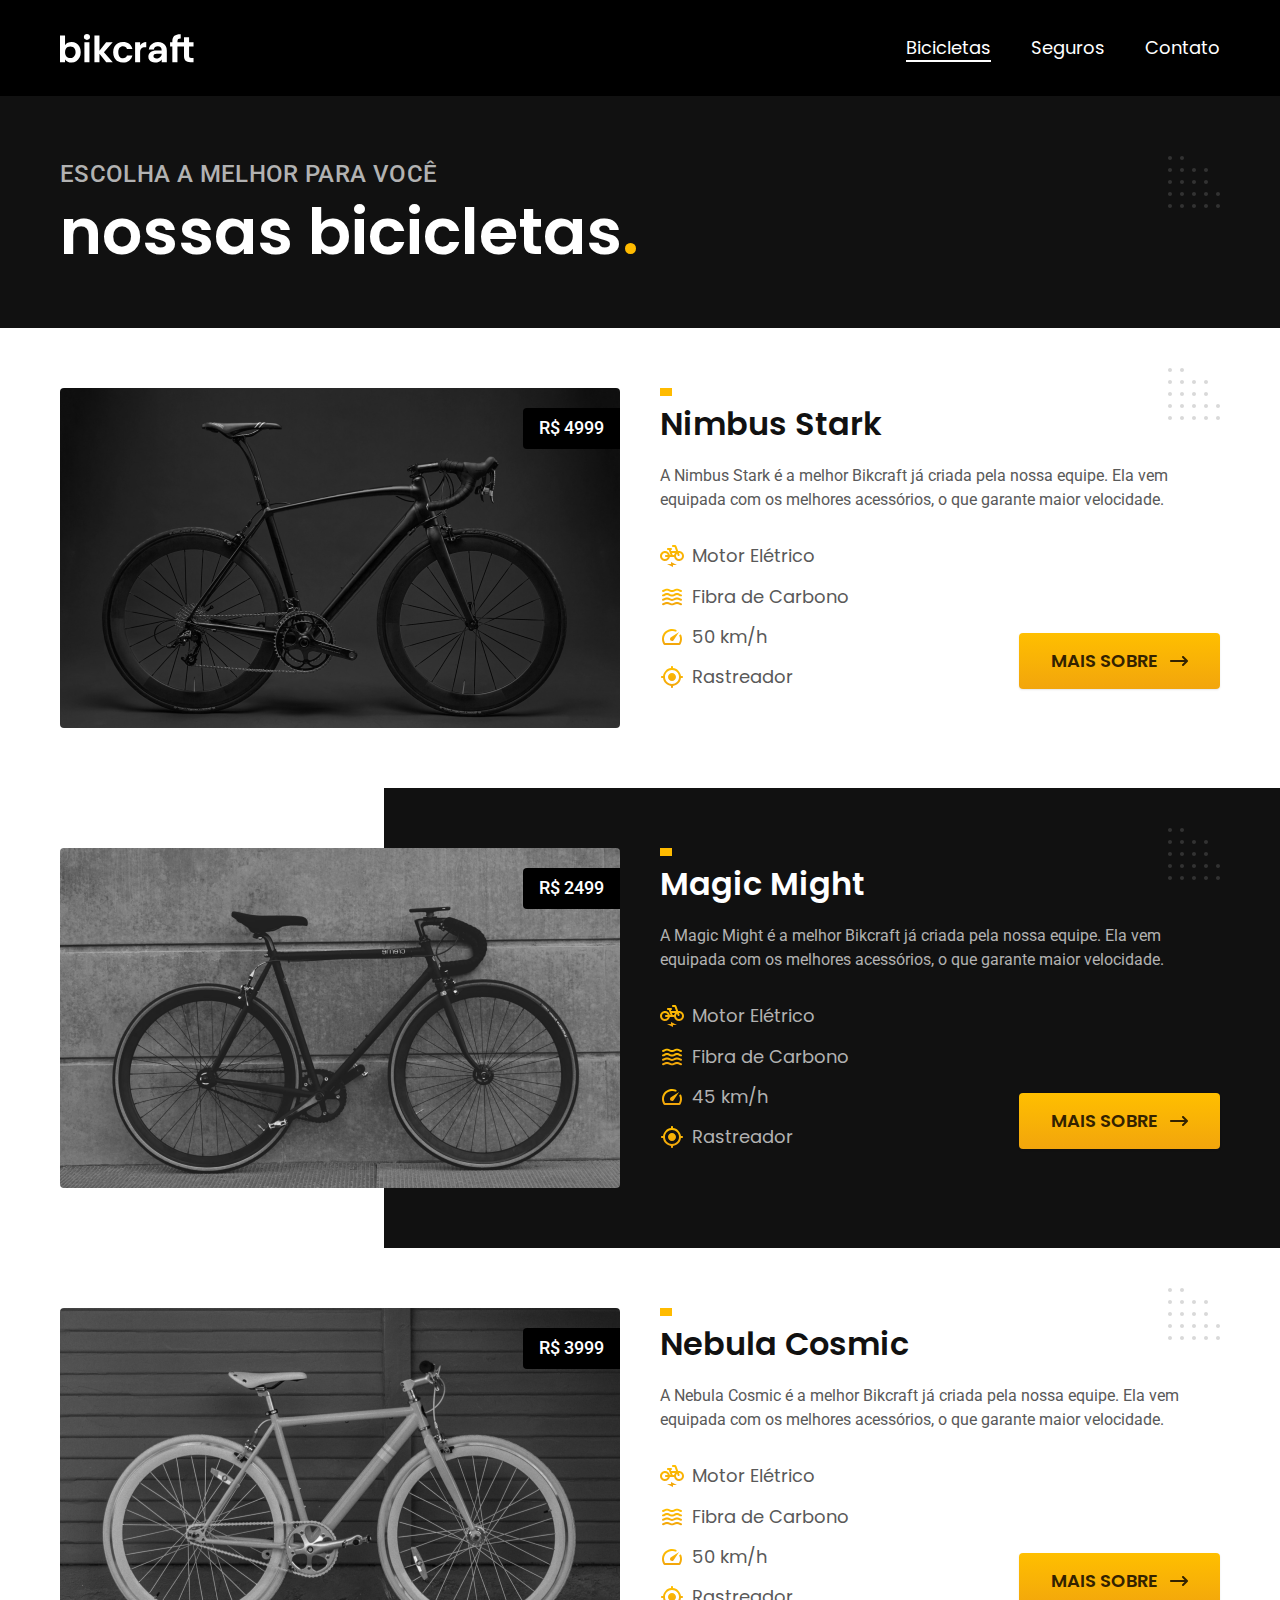
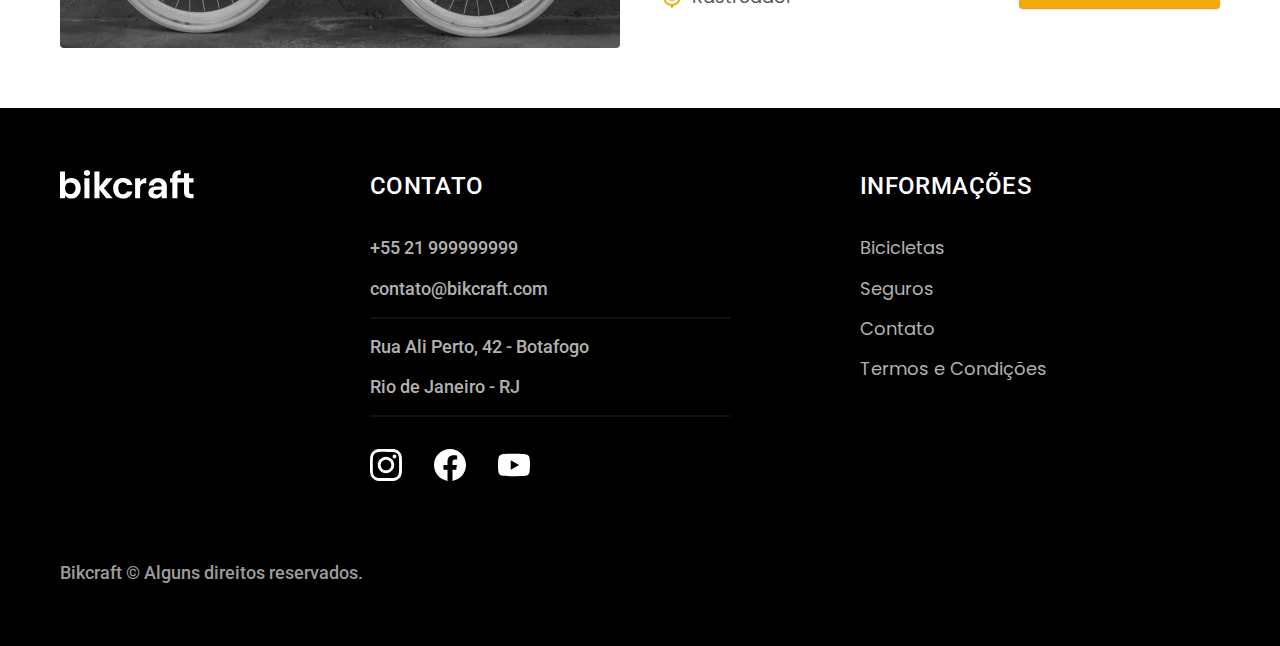
<file: bicicletas.html>
<!DOCTYPE html>
<html lang="pt-br">

<head>
  <meta charset="UTF-8">
  <meta name="viewport" content="width=device-width, initial-scale=1.0">
  <title>Bicicletas | Bikcraft</title>
  <meta name="description" content="Bicicletas">

  <link rel="icon" href="./favicon.svg" type="image/svg+xml">
  <link rel="preload" href="./css/style.min.css" as="style">
  <link rel="stylesheet" href="./css/style.min.css">

  <script>document.documentElement.classList.add('js');</script>

  <link rel="preconnect" href="https://fonts.googleapis.com">
  <link rel="preconnect" href="https://fonts.gstatic.com" crossorigin>
  <link href="https://fonts.googleapis.com/css2?family=Merriweather:ital,opsz,wght@1,18..144,900&family=Poppins:wght@400;600&family=Roboto:ital,wght@0,100..900;1,100..900&display=swap" rel="stylesheet">
</head>

<body id="bicicletas">
  <header class="header-bg">
    <div class="header container">
      <a href="./">
        <img src="./img/bikcraft.svg" width="136" height="32" alt="Bikcraft">
      </a>

      <nav aria-label="primaria">
        <ul class="header-menu font-1-m cor-0">
          <li><a href="./bicicletas.html">Bicicletas</a></li>
          <li><a href="./seguros.html">Seguros</a></li>
          <li><a href="./contato.html">Contato</a></li>
        </ul>
      </nav>
    </div>
  </header>

  <main>
    <div class="titulo-bg">
      <div class="titulo container">
        <p class="font-2-l-b cor-5">Escolha a melhor para você</p>
        <h1 class="font-1-xxl cor-0">nossas bicicletas<span class="cor-p1">.</span></h1>
      </div>
    </div>

    <div class="bicicletas container">
      <div class="bicicletas-imagem">
        <img src="./img/bicicletas/nimbus.jpg" alt="Bicicleta Preta">
        <span class="font-2-m cor-0">R$ 4999</span>
      </div>
      <div class="bicicletas-conteudo">
        <h2 class="font-1-xl">Nimbus Stark</h2>
        <p class="font-2-s cor-8">A Nimbus Stark é a melhor Bikcraft já criada pela nossa equipe. Ela vem equipada com os melhores acessórios, o que garante maior velocidade.</p>
        <ul class="font-1-m cor-8">
          <li>
            <img src="./img/icones/eletrica.svg" width="24" height="24" alt="">
            Motor Elétrico
          </li>
          <li>
            <img src="./img/icones/carbono.svg" width="24" height="24" alt="">
            Fibra de Carbono
          </li>
          <li>
            <img src="./img/icones/velocidade.svg" width="24" height="24" alt="">
            50 km/h
          </li>
          <li>
            <img src="./img/icones/rastreador.svg" width="24" height="24" alt="">
            Rastreador
          </li>
        </ul>
        <a class="botao seta" href="./bicicletas/nimbus.html">Mais Sobre</a>
      </div>
    </div>
    </div>

    <div class="bicicletas-bg">
      <div class="bicicletas container">
        <div class="bicicletas-imagem">
          <img src="./img/bicicletas/magic.jpg" width="1120" height="680" alt="Bicicleta Preta">
          <span class="font-2-m cor-0">R$ 2499</span>
        </div>
        <div class="bicicletas-conteudo">
          <h2 class="font-1-xl cor-0">Magic Might</h2>
          <p class="font-2-s cor-5">A Magic Might é a melhor Bikcraft já criada pela nossa equipe. Ela vem equipada com os melhores acessórios, o que garante maior velocidade.</p>
          <ul class="font-1-m cor-5">
            <li>
              <img src="./img/icones/eletrica.svg" width="24" height="24" alt="">
              Motor Elétrico
            </li>
            <li>
              <img src="./img/icones/carbono.svg" width="24" height="24" alt="">
              Fibra de Carbono
            </li>
            <li>
              <img src="./img/icones/velocidade.svg" width="24" height="24" alt="">
              45 km/h
            </li>
            <li>
              <img src="./img/icones/rastreador.svg" width="24" height="24" alt="">
              Rastreador
            </li>
          </ul>
          <a class="botao seta" href="./bicicletas/magic.html">Mais Sobre</a>
        </div>
      </div>
    </div>
    </div>

    <div class="bicicletas container">
      <div class="bicicletas-imagem">
        <img src="./img/bicicletas/nebula.jpg" width="1120" height="680" alt="Bicicleta Preta">
        <span class="font-2-m cor-0">R$ 3999</span>
      </div>
      <div class="bicicletas-conteudo">
        <h2 class="font-1-xl">Nebula Cosmic</h2>
        <p class="font-2-s cor-8">A Nebula Cosmic é a melhor Bikcraft já criada pela nossa equipe. Ela vem equipada com os melhores acessórios, o que garante maior velocidade.</p>
        <ul class="font-1-m cor-8">
          <li>
            <img src="./img/icones/eletrica.svg" width="24" height="24" alt="">
            Motor Elétrico
          </li>
          <li>
            <img src="./img/icones/carbono.svg" width="24" height="24" alt="">
            Fibra de Carbono
          </li>
          <li>
            <img src="./img/icones/velocidade.svg" width="24" height="24" alt="">
            50 km/h
          </li>
          <li>
            <img src="./img/icones/rastreador.svg" width="24" height="24" alt="">
            Rastreador
          </li>
        </ul>
        <a class="botao seta" href="./bicicletas/nebula.html">Mais Sobre</a>
      </div>
    </div>
    </div>
  </main>
  <footer class="footer-bg">
    <div class="footer container">
      <img src="./img/bikcraft.svg" width="136" height="32" alt="Bikcraft">
      <div class="footer-contato">
        <h3 class="font-2-l-b cor-0">Contato</h3>
        <ul class="font-2-m cor-5">
          <li><a href="tel:+5521999999999">+55 21 999999999</a></li>
          <li><a href="mailto:contato@bikcraft.com">contato@bikcraft.com</a></li>
          <li>Rua Ali Perto, 42 - Botafogo</li>
          <li>Rio de Janeiro - RJ</li>
        </ul>
        <div class="footer-redes">
          <a href="./">
            <img src="./img/redes/instagram.svg" width="32" height="32" alt="Instagram">
          </a>
          <a href="./">
            <img src="./img/redes/facebook.svg" width="32" height="32" alt="Facebook">
          </a>
          <a href="./">
            <img src="./img/redes/youtube.svg" width="32" height="32" alt="Youtube">
          </a>
        </div>
      </div>
      <div class="footer-informacoes">
        <h3 class="font-2-l-b cor-0">Informações</h3>
        <nav>
          <ul class="font-1-m cor-5">
            <li><a href="./bicicletas.html">Bicicletas</a></li>
            <li><a href="./seguros.html">Seguros</a></li>
            <li><a href="./contato.html">Contato</a></li>
            <li><a href="./termos.html">Termos e Condições</a></li>
          </ul>
        </nav>
      </div>
      <p class="footer-copy font-2-m cor-6">Bikcraft © Alguns direitos reservados.</p>
    </div>
  </footer>
  <script src="./js/script.js"></script>
</body>

</html>
</file>
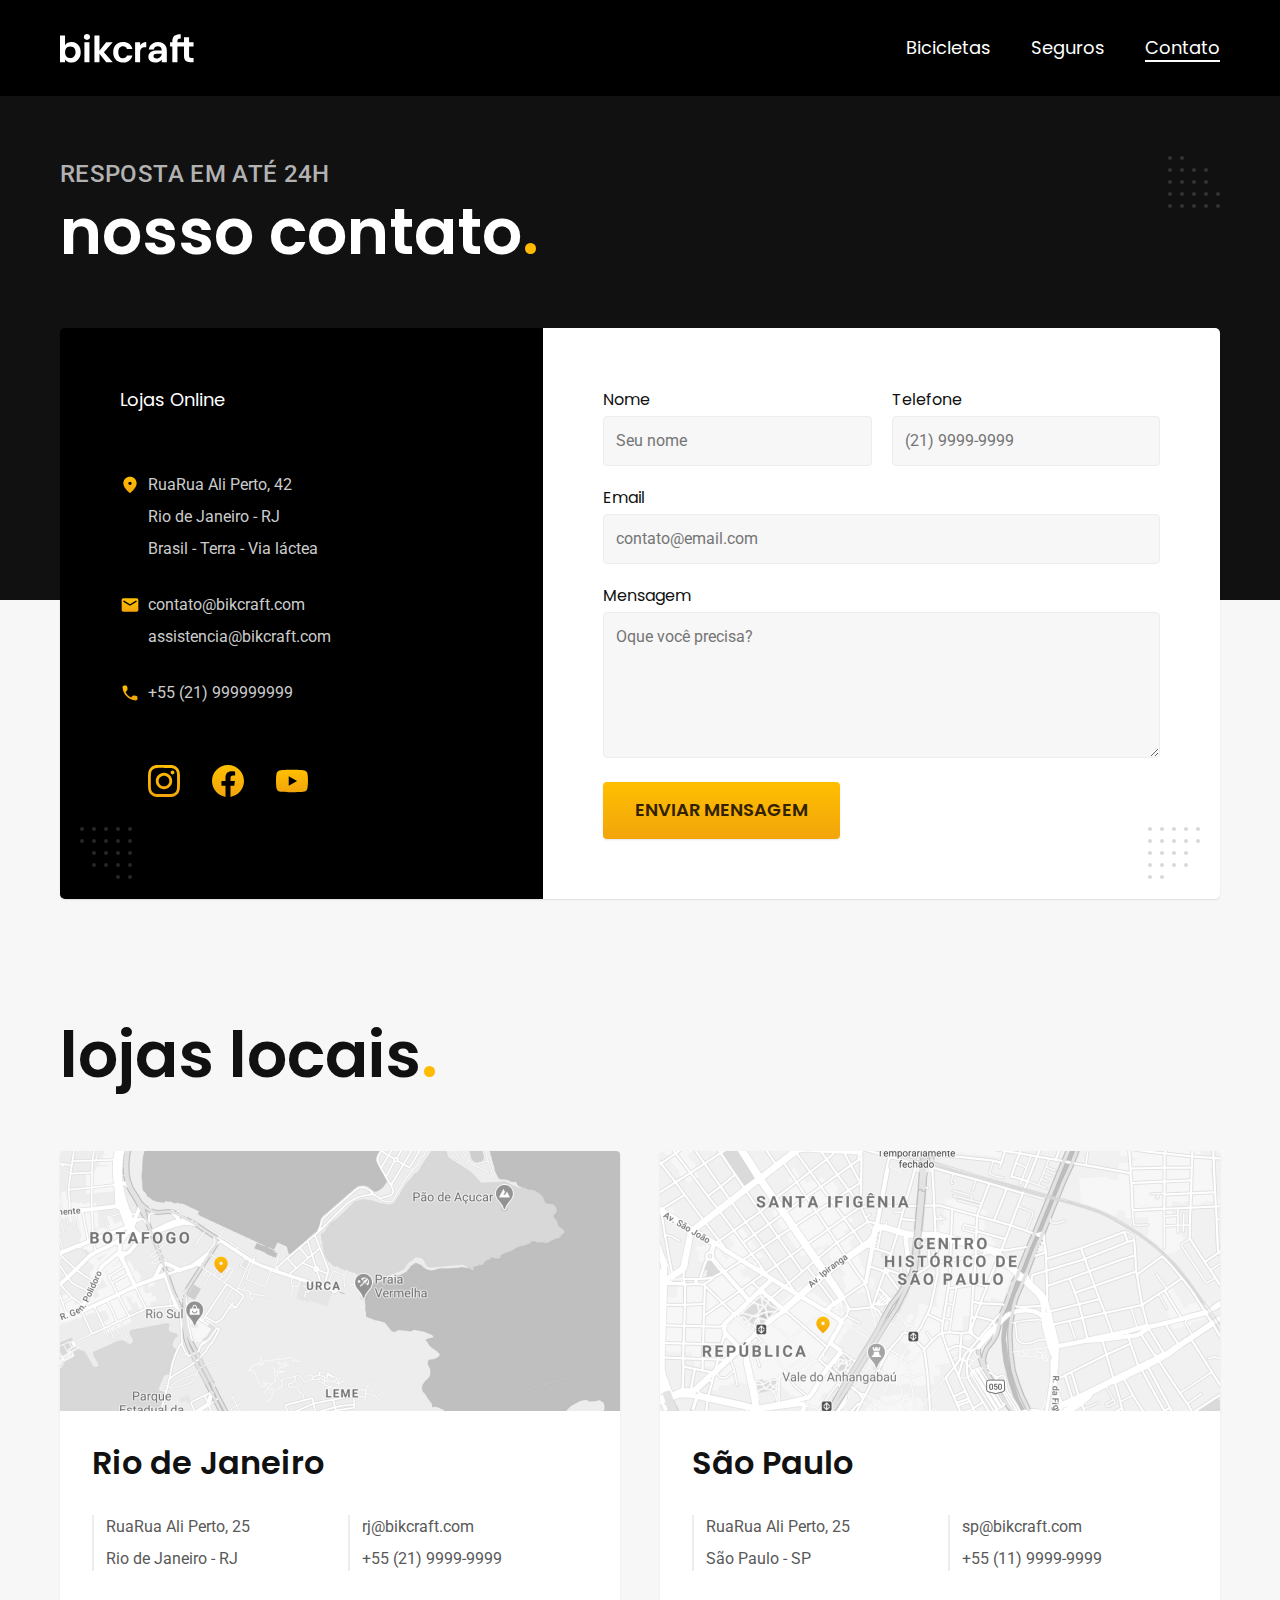
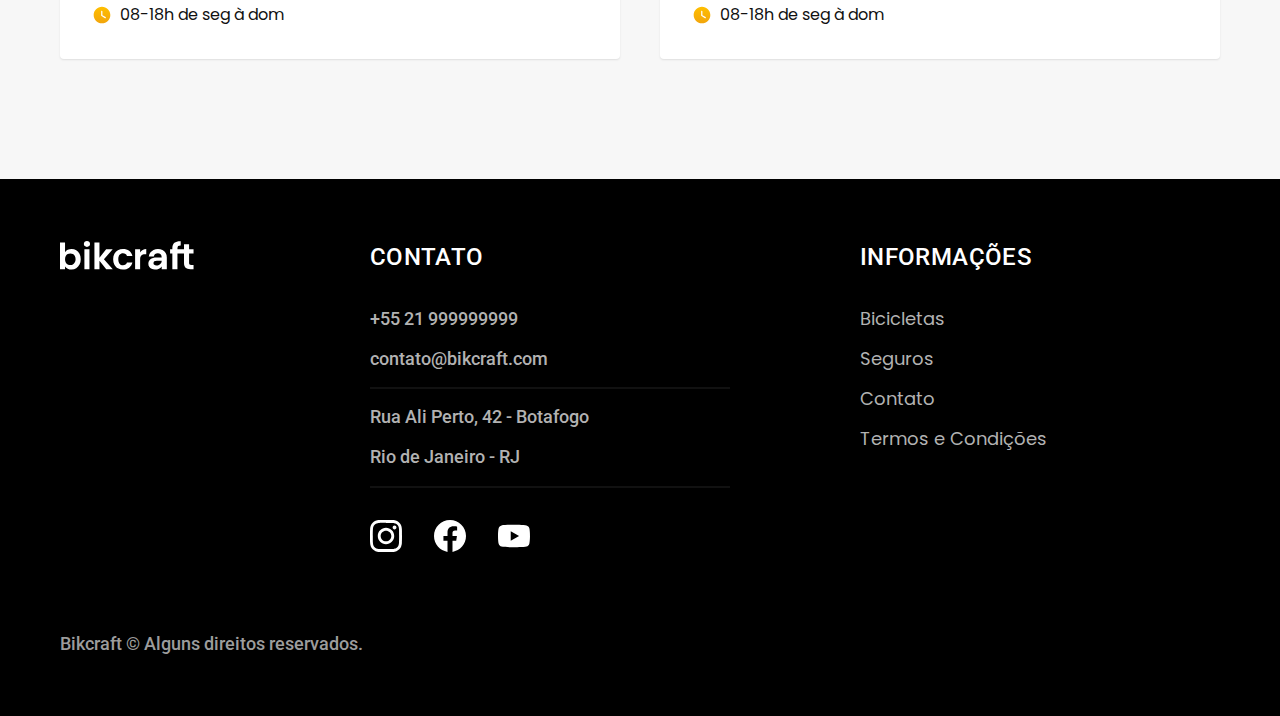
<file: contato.html>
<!DOCTYPE html>
<html lang="pt-br">

<head>
  <meta charset="UTF-8">
  <meta name="viewport" content="width=device-width, initial-scale=1.0">
  <title>Contato | Bikcraft</title>
  <meta name="description" content="Contato">

  <link rel="icon" href="./favicon.svg" type="image/svg+xml">
  <link rel="preload" href="./css/style.min.css" as="style">
  <link rel="stylesheet" href="./css/style.min.css">

  <script>document.documentElement.classList.add('js');</script>

  <link rel="preconnect" href="https://fonts.googleapis.com">
  <link rel="preconnect" href="https://fonts.gstatic.com" crossorigin>
  <link href="https://fonts.googleapis.com/css2?family=Merriweather:ital,opsz,wght@1,18..144,900&family=Poppins:wght@400;600&family=Roboto:ital,wght@0,100..900;1,100..900&display=swap" rel="stylesheet">
</head>

<body id="contato">
  <header class="header-bg">
    <div class="header container">
      <a href="./">
        <img src="./img/bikcraft.svg" width="136" height="32" alt="Bikcraft">
      </a>

      <nav aria-label="primaria">
        <ul class="header-menu font-1-m cor-0">
          <li><a href="./bicicletas.html">Bicicletas</a></li>
          <li><a href="./seguros.html">Seguros</a></li>
          <li><a href="./contato.html">Contato</a></li>
        </ul>
      </nav>
    </div>
  </header>
  <main>
    <div class="titulo-bg">
      <div class="titulo container">
        <p class="font-2-l-b cor-5">Resposta em até 24h</p>
        <h1 class="font-1-xxl cor-0">nosso contato<span class="cor-p1">.</span></h1>
      </div>
    </div>

    <div class="contato container">
      <section class="contato-dados" aria-label="Endereço">
        <h2 class="font-1-m cor-0">Lojas Online</h2>
        <div class="contato-endereco font-2-s cor-4">
          <p>RuaRua Ali Perto, 42</p>
          <p>Rio de Janeiro - RJ</p>
          <p>Brasil - Terra - Via láctea</p>
        </div>
        <address class="contato-meios font-2-s cor-4">
          <a href="mailto:contato@bikcraft.com">contato@bikcraft.com</a>
          <a href="mailto:assistencia@bikcraft.com">assistencia@bikcraft.com</a>
          <a href="tel:+5521999999999">+55 (21) 999999999</a>
        </address>
        <div class="contato-redes">
          <a href="./">
            <img src="./img/redes/instagram-p.svg" width="32" height="32" alt="Instagram">
          </a>
          <a href="./">
            <img src="./img/redes/facebook-p.svg" width="32" height="32" alt="Facebook">
          </a>
          <a href="./">
            <img src="./img/redes/youtube-p.svg" width="32" height="32" alt="Youtube">
          </a>
        </div>
      </section>
      <section class="contato-formulario" aria-label="Formulário">
        <form class="form" action="./contato.html">
          <div>
            <label for="nome">Nome</label>
            <input type="text" id="nome" name="nome" placeholder="Seu nome">
          </div>
          <div>
            <label for="telefone">Telefone</label>
            <input type="text" id="telefone" name="telefone" placeholder="(21) 9999-9999">
          </div>
          <div class="col-2">
            <label for="email">Email</label>
            <input type="email" id="email" name="email" placeholder="contato@email.com" required>
          </div>
          <div class="col-2">
            <label for="mensagem">Mensagem</label>
            <textarea rows="5" id="mensagem" name="mensagem" placeholder="Oque você precisa?"></textarea>
          </div>
          <button class="botao col-2">Enviar Mensagem</button>
        </form>
      </section>
    </div>
  </main>

  <article class="lojas container">
    <h2 class="font-1-xxl">lojas locais<span class="cor-p1">.</span></h2>
    <div class="lojas-item">
      <img src="./img/lojas/rj.jpg" width="1120" height="520" alt="Mapa marcando o endereço em Rua Ali Perto, 25 - Rio de Janeiro - RJ">
      <div class="lojas-conteudo">
        <h3 class="font-1-xl">Rio de Janeiro</h3>
        <div class="lojas-dados font-2-s cor-8">
          <p>RuaRua Ali Perto, 25</p>
          <p>Rio de Janeiro - RJ</p>
        </div>
        <div class="lojas-dados font-2-s cor-8">
          <a href="mailto:rj@bikcraft.com">rj@bikcraft.com</a>
          <a href="tel:+552199999999">+55 (21) 9999-9999</a>
        </div>
        <p class="lojas-tempo font-1-s"><img src="./img/icones/horario.svg" width="20" height="20" alt="">08-18h de seg à dom</p>
      </div>
    </div>

    <div class="lojas-item">
      <img src="./img/lojas/sp.jpg" width="1120" height="520" alt="Mapa marcando o endereço em Rua Ali Perto, 25 - São Paulo - SP">
      <div class="lojas-conteudo">
        <h3 class="font-1-xl">São Paulo</h3>
        <div class="lojas-dados font-2-s cor-8">
          <p>RuaRua Ali Perto, 25</p>
          <p>São Paulo - SP</p>
        </div>
        <div class="lojas-dados font-2-s cor-8">
          <a href="mailto:sp@bikcraft.com">sp@bikcraft.com</a>
          <a href="tel:+551199999999">+55 (11) 9999-9999</a>
        </div>
        <p class="lojas-tempo font-1-s"><img src="./img/icones/horario.svg" width="20" height="20" alt="">08-18h de seg à dom</p>
      </div>
    </div>
  </article>

  <footer class="footer-bg">
    <div class="footer container">
      <img src="./img/bikcraft.svg" width="136" height="32" alt="Bikcraft">
      <div class="footer-contato">
        <h3 class="font-2-l-b cor-0">Contato</h3>
        <ul class="font-2-m cor-5">
          <li><a href="tel:+5521999999999">+55 21 999999999</a></li>
          <li><a href="mailto:contato@bikcraft.com">contato@bikcraft.com</a></li>
          <li>Rua Ali Perto, 42 - Botafogo</li>
          <li>Rio de Janeiro - RJ</li>
        </ul>
        <div class="footer-redes">
          <a href="./">
            <img src="./img/redes/instagram.svg" width="32" height="32" alt="Instagram">
          </a>
          <a href="./">
            <img src="./img/redes/facebook.svg" width="32" height="32" alt="Facebook">
          </a>
          <a href="./">
            <img src="./img/redes/youtube.svg" width="32" height="32" alt="Youtube">
          </a>
        </div>
      </div>
      <div class="footer-informacoes">
        <h3 class="font-2-l-b cor-0">Informações</h3>
        <nav>
          <ul class="font-1-m cor-5">
            <li><a href="./bicicletas.html">Bicicletas</a></li>
            <li><a href="./seguros.html">Seguros</a></li>
            <li><a href="./contato.html">Contato</a></li>
            <li><a href="./termos.html">Termos e Condições</a></li>
          </ul>
        </nav>
      </div>
      <p class="footer-copy font-2-m cor-6">Bikcraft © Alguns direitos reservados.</p>
    </div>
  </footer>
  <script src="./js/script.js"></script>
  <script src="./js/formulario.js"></script>
</body>

</html>
</file>
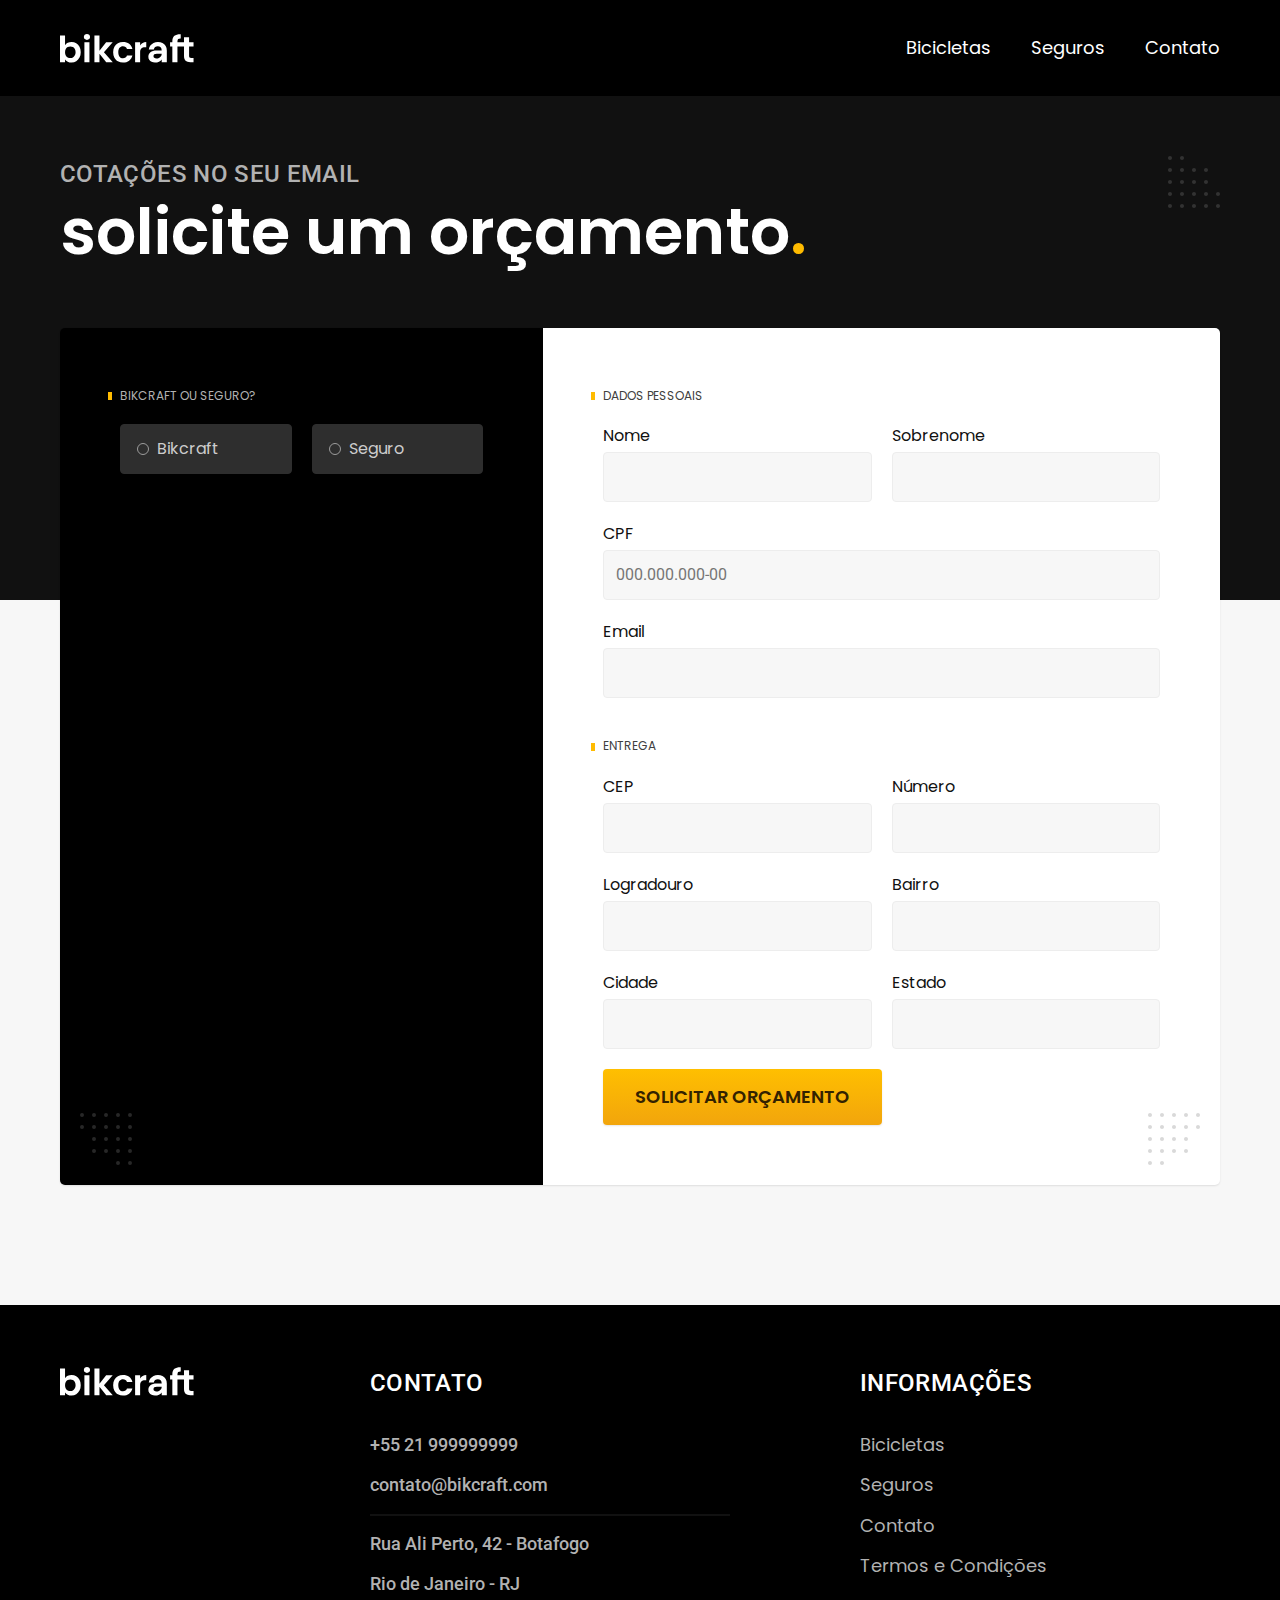
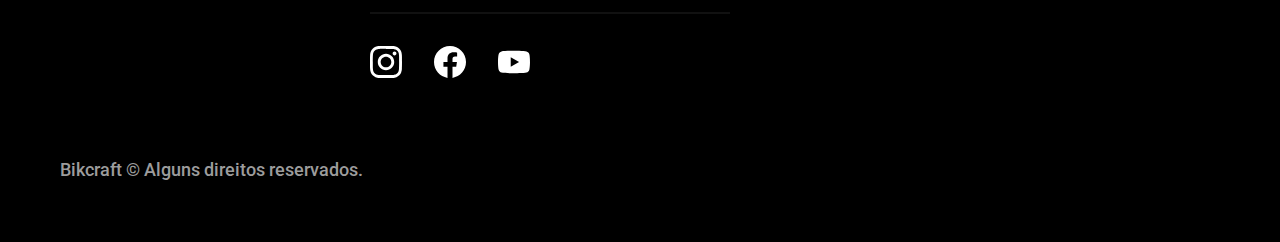
<file: orcamento.html>
<!DOCTYPE html>
<html lang="pt-br">

<head>
  <meta charset="UTF-8">
  <meta name="viewport" content="width=device-width, initial-scale=1.0">
  <title>Orçamento | Bikcraft</title>
  <meta name="description" content="Orçamento">

  <link rel="icon" href="./favicon.svg" type="image/svg+xml">
  <link rel="preload" href="./css/style.min.css" as="style">
  <link rel="stylesheet" href="./css/style.min.css">
  <script>document.documentElement.classList.add('js');</script>

  <link rel="preconnect" href="https://fonts.googleapis.com">
  <link rel="preconnect" href="https://fonts.gstatic.com" crossorigin>
  <link href="https://fonts.googleapis.com/css2?family=Merriweather:ital,opsz,wght@1,18..144,900&family=Poppins:wght@400;600&family=Roboto:ital,wght@0,100..900;1,100..900&display=swap" rel="stylesheet">
</head>

<body id="orcamento">
  <header class="header-bg">
    <div class="header container">
      <a href="./">
        <img src="./img/bikcraft.svg" width="136" height="32" alt="Bikcraft">
      </a>

      <nav aria-label="primaria">
        <ul class="header-menu font-1-m cor-0">
          <li><a href="./bicicletas.html">Bicicletas</a></li>
          <li><a href="./seguros.html">Seguros</a></li>
          <li><a href="./contato.html">Contato</a></li>
        </ul>
      </nav>
    </div>
  </header>
  <main>
    <div class="titulo-bg">
      <div class="titulo container">
        <p class="font-2-l-b cor-5">Cotações no seu email</p>
        <h1 class="font-1-xxl cor-0">solicite um orçamento<span class="cor-p1">.</span></h1>
      </div>
    </div>

    <form class="orcamento container" action="./">
      <div class="orcamento-produto">
        <h2 class="font-1-xs cor-5">Bikcraft ou Seguro?</h2>

        <input type="radio" name="tipo" value="bikcraft" id="bikcraft">
        <label for="bikcraft">Bikcraft</label>

        <input type="radio" name="tipo" value="seguro" id="seguro">
        <label for="seguro">Seguro</label>

        <div class="orcamento-conteudo" id="orcamento-bikcraft">
          <h2 class="font-1-xs cor-5">Escolha a sua</h2>

          <input type="radio" name="produto" value="nimbus" id="nimbus">
          <label for="nimbus">Nimbus Stark <span>R$ 4999</span></label>
          <div class="orcamento-detalhes">
            <ul class="font-1-xs cor-8">
              <li><img src="./img/icones/eletrica.svg" width="24" height="24" alt="">Motor Elétrico</li>
              <li><img src="./img/icones/carbono.svg" width="24" height="24" alt="">Fibra de Carbono</li>
              <li><img src="./img/icones/velocidade.svg" width="24" height="24" alt="">50 km/h</li>
              <li><img src="./img/icones/rastreador.svg" width="24" height="24" alt="">Rastreador</li>
            </ul>
            <img src="./img/bicicletas/nimbus.jpg" width="1120" height="680" alt="Bicicleta Preta">
          </div>

          <input type="radio" name="produto" value="magic" id="magic">
          <label for="magic">Magic Might <span>R$ 2499</span></label>
          <div class="orcamento-detalhes">
            <ul class="font-1-xs cor-8">
              <li><img src="./img/icones/eletrica.svg" width="24" height="24" alt="">Motor Elétrico</li>
              <li><img src="./img/icones/carbono.svg" width="24" height="24" alt="">Fibra de Carbono</li>
              <li><img src="./img/icones/velocidade.svg" width="24" height="24" alt="">45 km/h</li>
              <li><img src="./img/icones/rastreador.svg" width="24" height="24" alt="">Rastreador</li>
            </ul>
            <img src="./img/bicicletas/magic.jpg" width="1120" height="680" alt="Bicicleta Preta">
          </div>

          <input type="radio" name="produto" value="nebula" id="nebula">
          <label for="nebula">Nebula Cosmic <span>R$ 3999</span></label>
          <div class="orcamento-detalhes">
            <ul class="font-1-xs cor-8">
              <li><img src="./img/icones/eletrica.svg" width="24" height="24" alt="">Motor Elétrico</li>
              <li><img src="./img/icones/carbono.svg" width="24" height="24" alt="">Fibra de Carbono</li>
              <li><img src="./img/icones/velocidade.svg" width="24" height="24" alt="">40 km/h</li>
              <li><img src="./img/icones/rastreador.svg" width="24" height="24" alt="">Rastreador</li>
            </ul>
            <img src="./img/bicicletas/nebula.jpg" width="1120" height="680" alt="Bicicleta Branca">
          </div>
        </div>

        <div class="orcamento-conteudo" id="orcamento-seguro">
          <h2 class="font-1-xs cor-5">Escolha o plano</h2>

          <input type="radio" name="produto" value="prata" id="prata">
          <label for="prata">Prata <span>R$ 199</span></label>

          <input type="radio" name="produto" value="ouro" id="ouro">
          <label for="ouro">Ouro <span>R$ 299</span></label>
        </div>

      </div>

      <div class="orcamento-dados form">
        <h2 class="font-1-xs cor-9 col-2">dados pessoais</h2>
        <div>
          <label for="nome">Nome</label>
          <input type="text" id="nome" name="nome">
        </div>
        <div>
          <label for="sobrenome">Sobrenome</label>
          <input type="text" id="sobrenome" name="sobrenome">
        </div>
        <div class="col-2">
          <label for="cpf">CPF</label>
          <input type="text" id="cpf" name="cpf" placeholder="000.000.000-00">
        </div>
        <div class="col-2">
          <label for="email">Email</label>
          <input type="email" id="email" name="email" required>
        </div>
        <h2 class="font-1-xs cor-9 col-2">entrega</h2>
        <div>
          <label for="cep">CEP</label>
          <input type="text" id="cep" name="cep">
        </div>
        <div>
          <label for="numero">Número</label>
          <input type="text" id="numero" name="numero">
        </div>
        <div>
          <label for="logradouro">Logradouro</label>
          <input type="text" id="logradouro" name="logradouro">
        </div>
        <div>
          <label for="bairro">Bairro</label>
          <input type="text" id="bairro" name="bairro">
        </div>
        <div>
          <label for="cidade">Cidade</label>
          <input type="text" id="cidade" name="cidade">
        </div>
        <div>
          <label for="estado">Estado</label>
          <input type="text" id="estado" name="estado">
        </div>
        <button class="botao col-2">Solicitar Orçamento</button>
      </div>
    </form>
  </main>

  <footer class="footer-bg">
    <div class="footer container">
      <img src="./img/bikcraft.svg" width="136" height="32" alt="Bikcraft">
      <div class="footer-contato">
        <h3 class="font-2-l-b cor-0">Contato</h3>
        <ul class="font-2-m cor-5">
          <li><a href="tel:+5521999999999">+55 21 999999999</a></li>
          <li><a href="mailto:contato@bikcraft.com">contato@bikcraft.com</a></li>
          <li>Rua Ali Perto, 42 - Botafogo</li>
          <li>Rio de Janeiro - RJ</li>
        </ul>
        <div class="footer-redes">
          <a href="./">
            <img src="./img/redes/instagram.svg" width="32" height="32" alt="Instagram">
          </a>
          <a href="./">
            <img src="./img/redes/facebook.svg" width="32" height="32" alt="Facebook">
          </a>
          <a href="./">
            <img src="./img/redes/youtube.svg" width="32" height="32" alt="Youtube">
          </a>
        </div>
      </div>
      <div class="footer-informacoes">
        <h3 class="font-2-l-b cor-0">Informações</h3>
        <nav>
          <ul class="font-1-m cor-5">
            <li><a href="./bicicletas.html">Bicicletas</a></li>
            <li><a href="./seguros.html">Seguros</a></li>
            <li><a href="./contato.html">Contato</a></li>
            <li><a href="./termos.html">Termos e Condições</a></li>
          </ul>
        </nav>
      </div>
      <p class="footer-copy font-2-m cor-6">Bikcraft © Alguns direitos reservados.</p>
    </div>
  </footer>
  <script src="./js/script.js"></script>
  <script src="./js/formulario.js"></script>
</body>

</html>
</file>
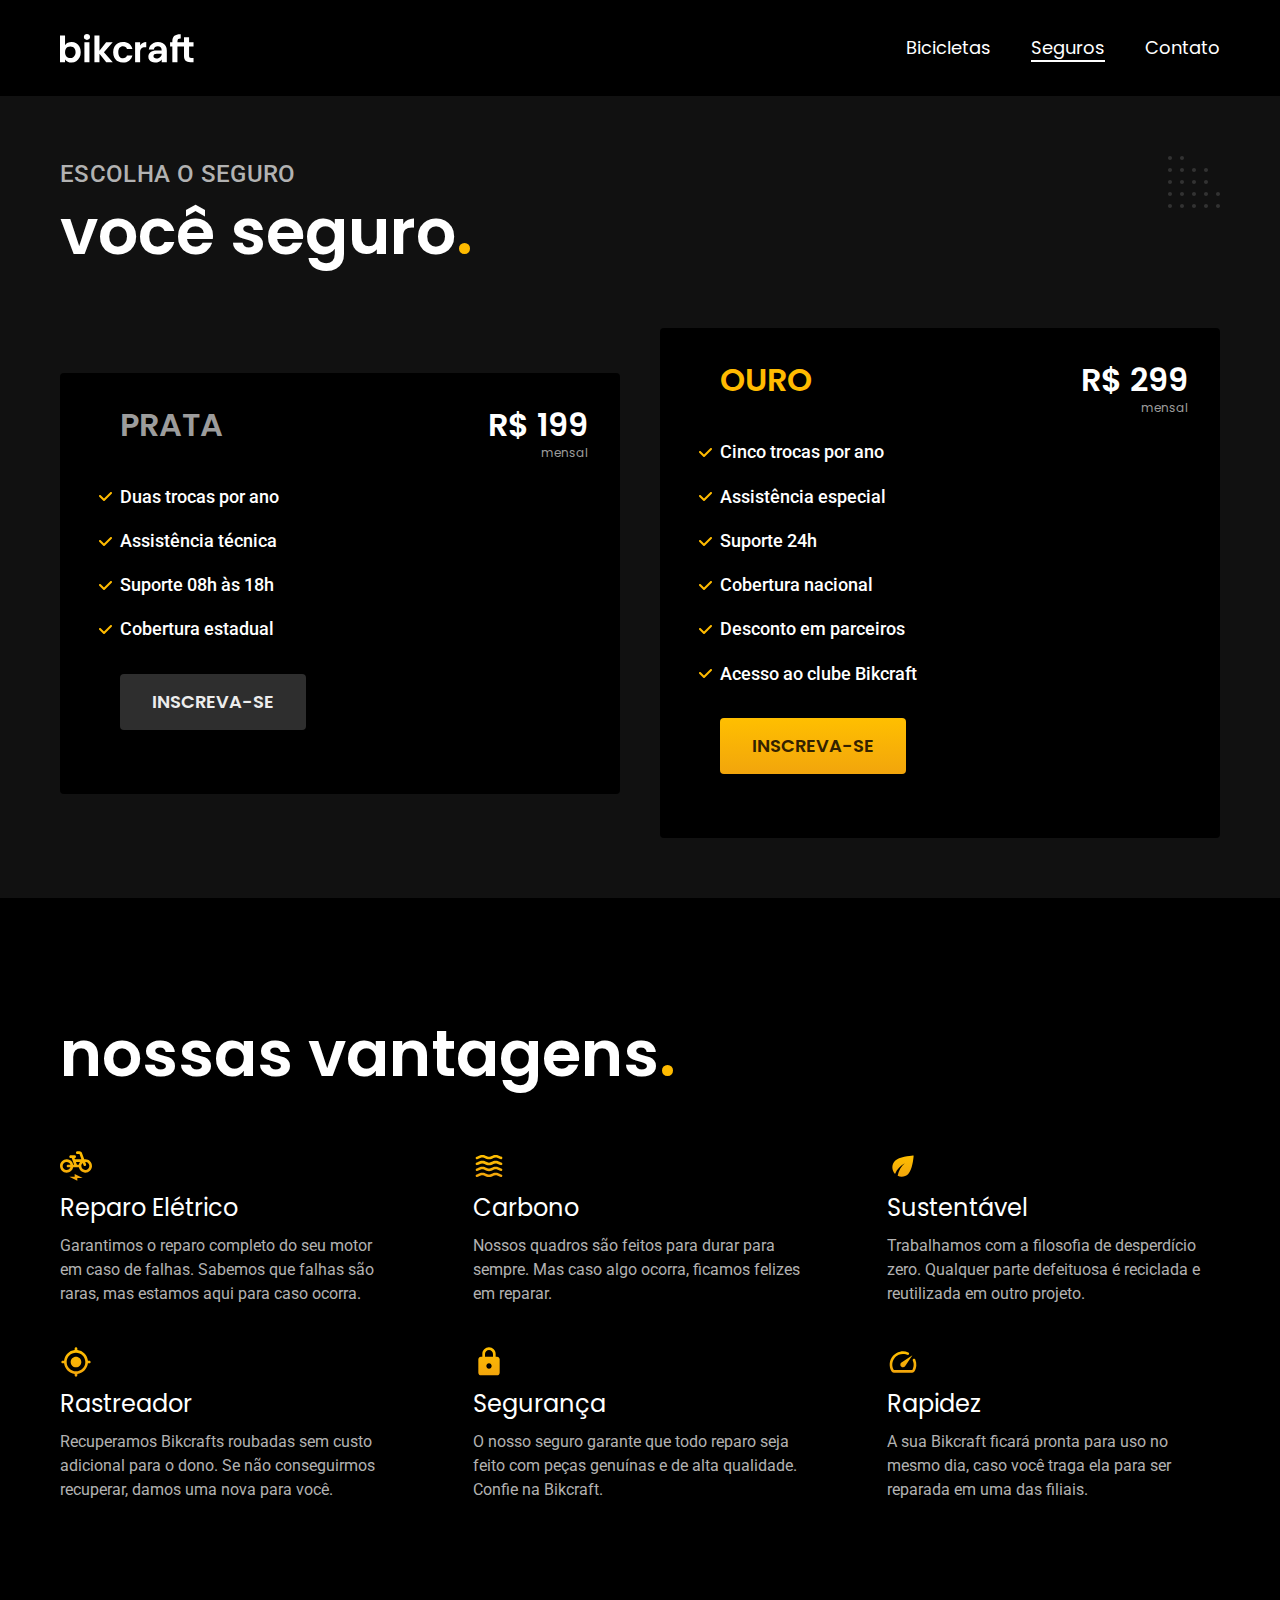
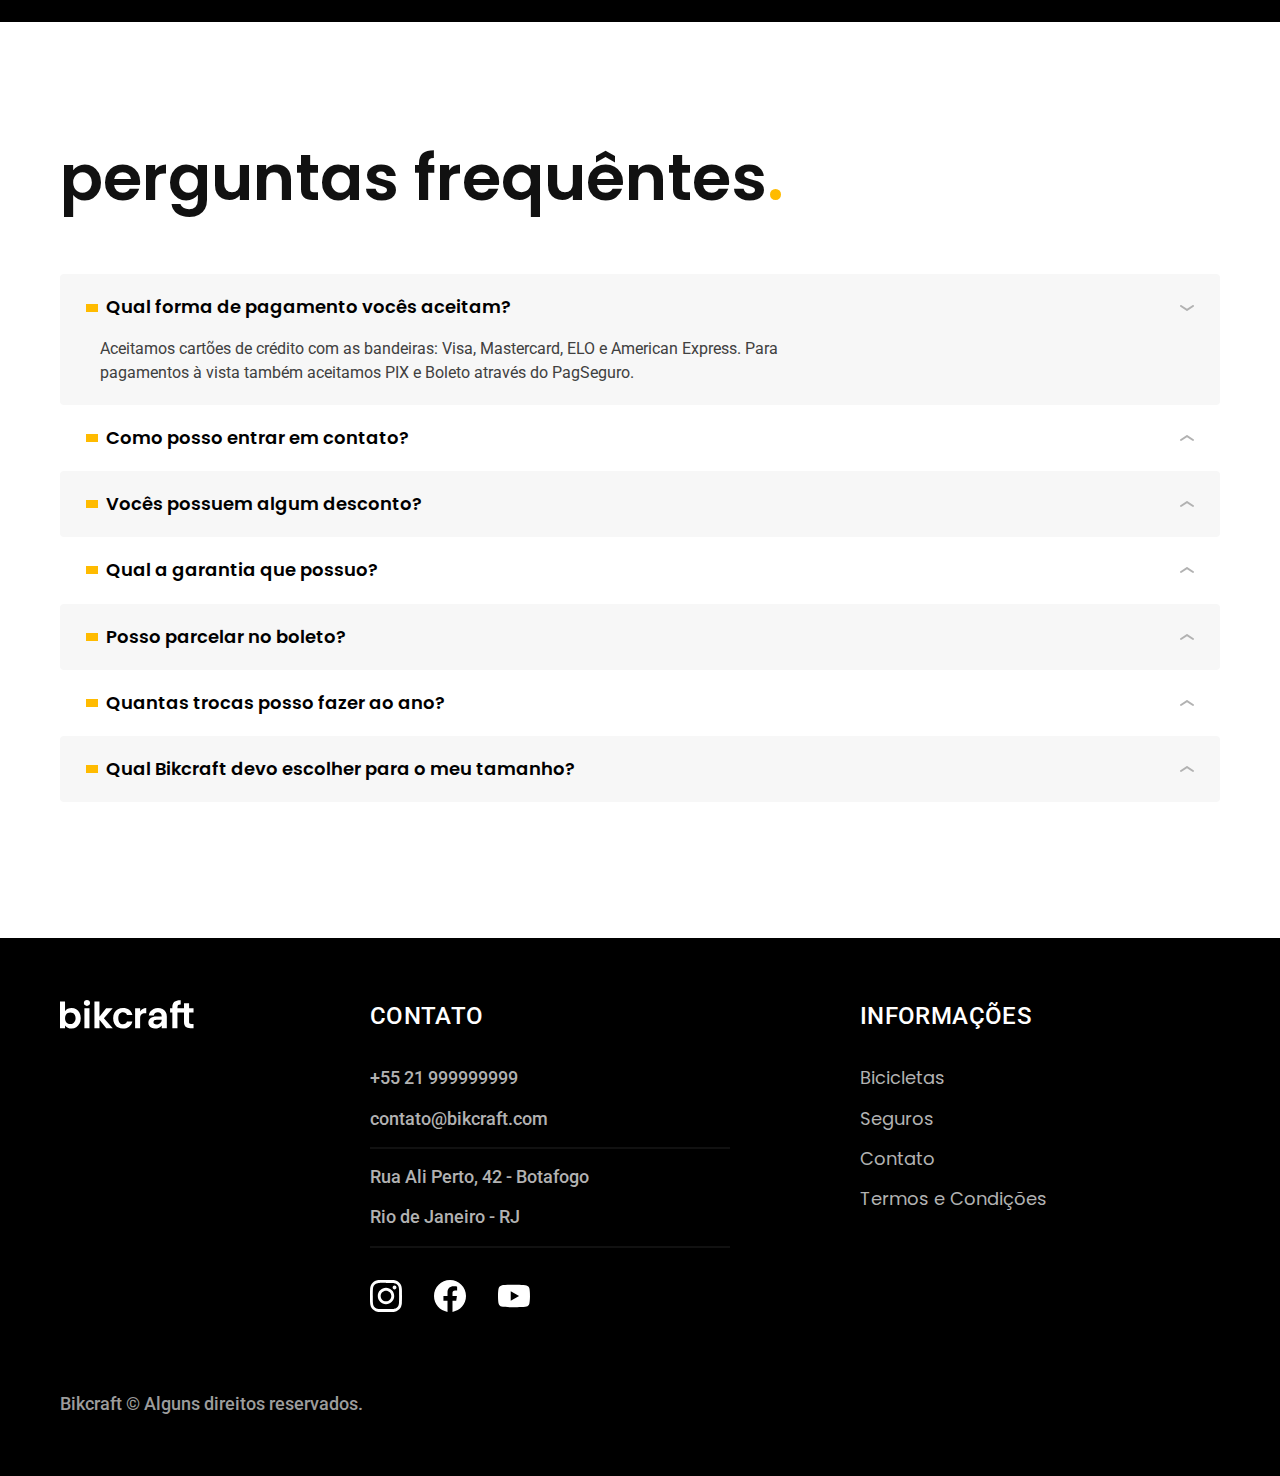
<file: seguros.html>
<!DOCTYPE html>
<html lang="pt-br">

<head>
  <meta charset="UTF-8">
  <meta name="viewport" content="width=device-width, initial-scale=1.0">
  <title>Seguros | Bikcraft</title>
  <meta name="description" content="Seguros">

  <link rel="icon" href="./favicon.svg" type="image/svg+xml">
  <link rel="preload" href="./css/style.min.css" as="style">
  <link rel="stylesheet" href="./css/style.min.css">

  <script>document.documentElement.classList.add('js');</script>

  <link rel="preconnect" href="https://fonts.googleapis.com">
  <link rel="preconnect" href="https://fonts.gstatic.com" crossorigin>
  <link href="https://fonts.googleapis.com/css2?family=Merriweather:ital,opsz,wght@1,18..144,900&family=Poppins:wght@400;600&family=Roboto:ital,wght@0,100..900;1,100..900&display=swap" rel="stylesheet">
</head>

<body id="seguros">
  <header class="header-bg">
    <div class="header container">
      <a href="./">
        <img src="./img/bikcraft.svg" width="136" height="32" alt="Bikcraft">
      </a>

      <nav aria-label="primaria">
        <ul class="header-menu font-1-m cor-0">
          <li><a href="./bicicletas.html">Bicicletas</a></li>
          <li><a href="./seguros.html">Seguros</a></li>
          <li><a href="./contato.html">Contato</a></li>
        </ul>
      </nav>
    </div>
  </header>

  <main class="seguros-bg">
    <div class="titulo-bg">
      <div class="titulo container">
        <p class="font-2-l-b cor-5">Escolha o seguro</p>
        <h1 class="font-1-xxl cor-0">você seguro<span class="cor-p1">.</span></h1>
      </div>
    </div>

    <div class="seguros container">
      <div class="seguros-item fadeInLeft" data-anime="200">
        <h3 class="font-1-xl cor-6">PRATA</h3>
        <span class="font-1-xl cor-0">R$ 199 <span class="font-1-xs cor-6">mensal</span></span>
        <ul class="font-2-m cor-0">
          <li>Duas trocas por ano</li>
          <li>Assistência técnica</li>
          <li>Suporte 08h às 18h</li>
          <li>Cobertura estadual</li>
        </ul>
        <a class="botao secundario" href="./orcamento.html?tipo=seguro&produto=prata">Inscreva-se</a>
      </div>
      <div class="seguros-item fadeInRight" data-anime="400">
        <h3 class="font-1-xl cor-p1">OURO</h3>
        <span class="font-1-xl cor-0">R$ 299 <span class="font-1-xs cor-6">mensal</span></span>
        <ul class="font-2-m cor-0">
          <li>Cinco trocas por ano</li>
          <li>Assistência especial</li>
          <li>Suporte 24h</li>
          <li>Cobertura nacional</li>
          <li>Desconto em parceiros</li>
          <li>Acesso ao clube Bikcraft</li>
        </ul>
        <a class="botao" href="./orcamento.html?tipo=seguro&produto=ouro">Inscreva-se</a>
      </div>
    </div>
  </main>

  <article class="vantagens-bg">
    <div class="vantagens container">
      <h2 class="font-1-xxl cor-0">nossas vantagens<span class="cor-p1">.</span></h2>
      <ul>
        <li>
          <img src="./img/icones/eletrica.svg" width="32" height="32" alt="Elétrica">
          <h3 class="font-1-l cor-0">Reparo Elétrico</h3>
          <p class="font-2-s cor-5">Garantimos o reparo completo do seu motor em caso de falhas. Sabemos que falhas são raras, mas estamos aqui para caso ocorra.</p>
        </li>
        <li>
          <img src="./img/icones/carbono.svg" width="32" height="32" alt="Carbono">
          <h3 class="font-1-l cor-0">Carbono</h3>
          <p class="font-2-s cor-5">Nossos quadros são feitos para durar para sempre. Mas caso algo ocorra, ficamos felizes em reparar.</p>
        </li>
        <li>
          <img src="./img/icones/sustentavel.svg" width="32" height="32" alt="Sustentável">
          <h3 class="font-1-l cor-0">Sustentável</h3>
          <p class="font-2-s cor-5">Trabalhamos com a filosofia de desperdício zero. Qualquer parte defeituosa é reciclada e reutilizada em outro projeto.</p>
        </li>
        <li>
          <img src="./img/icones/rastreador.svg" width="32" height="32" alt="Rastreador">
          <h3 class="font-1-l cor-0">Rastreador</h3>
          <p class="font-2-s cor-5">Recuperamos Bikcrafts roubadas sem custo adicional para o dono. Se não conseguirmos recuperar, damos uma nova para você.</p>
        </li>
        <li>
          <img src="./img/icones/seguro.svg" width="32" height="32" alt="Segurança">
          <h3 class="font-1-l cor-0">Segurança</h3>
          <p class="font-2-s cor-5">O nosso seguro garante que todo reparo seja feito com peças genuínas e de alta qualidade. Confie na Bikcraft.</p>
        </li>
        <li>
          <img src="./img/icones/velocidade.svg" width="32" height="32" alt="Rapidez">
          <h3 class="font-1-l cor-0">Rapidez</h3>
          <p class="font-2-s cor-5">A sua Bikcraft ficará pronta para uso no mesmo dia, caso você traga ela para ser reparada em uma das filiais.</p>
        </li>
      </ul>
    </div>
  </article>

  <article class="perguntas container">
    <h2 class="font-1-xxl">perguntas frequêntes<span class="cor-p1">.</span></h2>

    <dl>
      <div>
        <dt><button class="font-1-m-b" aria-controls="pergunta1" aria-expanded="true">Qual forma de pagamento vocês aceitam?</button></dt>
        <dd id="pergunta1" class="font-2-s cor-9 ativa">Aceitamos cartões de crédito com as bandeiras: Visa, Mastercard, ELO e American Express. Para pagamentos à vista também aceitamos PIX e Boleto através do PagSeguro.</dd>
      </div>
      <div>
        <dt><button class="font-1-m-b" aria-controls="pergunta2" aria-expanded="false">Como posso entrar em contato?</button></dt>
        <dd id="pergunta2" class="font-2-s cor-9">Aceitamos cartões de crédito com as bandeiras: Visa, Mastercard, ELO e American Express. Para pagamentos à vista também aceitamos PIX e Boleto através do PagSeguro.</dd>
      </div>
      <div>
        <dt><button class="font-1-m-b" aria-controls="pergunta3" aria-expanded="false">Vocês possuem algum desconto?</button></dt>
        <dd id="pergunta3" class="font-2-s cor-9">Aceitamos cartões de crédito com as bandeiras: Visa, Mastercard, ELO e American Express. Para pagamentos à vista também aceitamos PIX e Boleto através do PagSeguro.</dd>
      </div>
      <div>
        <dt><button class="font-1-m-b" aria-controls="pergunta4" aria-expanded="false">Qual a garantia que possuo?</button></dt>
        <dd id="pergunta4" class="font-2-s cor-9">Aceitamos cartões de crédito com as bandeiras: Visa, Mastercard, ELO e American Express. Para pagamentos à vista também aceitamos PIX e Boleto através do PagSeguro.</dd>
      </div>
      <div>
        <dt><button class="font-1-m-b" aria-controls="pergunta5" aria-expanded="false">Posso parcelar no boleto?</button></dt>
        <dd id="pergunta5" class="font-2-s cor-9">Aceitamos cartões de crédito com as bandeiras: Visa, Mastercard, ELO e American Express. Para pagamentos à vista também aceitamos PIX e Boleto através do PagSeguro.</dd>
      </div>
      <div>
        <dt><button class="font-1-m-b" aria-controls="pergunta6" aria-expanded="false">Quantas trocas posso fazer ao ano?</button></dt>
        <dd id="pergunta6" class="font-2-s cor-9">Aceitamos cartões de crédito com as bandeiras: Visa, Mastercard, ELO e American Express. Para pagamentos à vista também aceitamos PIX e Boleto através do PagSeguro.</dd>
      </div>
      <div>
        <dt><button class="font-1-m-b" aria-controls="pergunta7" aria-expanded="false">Qual Bikcraft devo escolher para o meu tamanho?</button></dt>
        <dd id="pergunta7" class="font-2-s cor-9">Aceitamos cartões de crédito com as bandeiras: Visa, Mastercard, ELO e American Express. Para pagamentos à vista também aceitamos PIX e Boleto através do PagSeguro.</dd>
      </div>
    </dl>
  </article>

  <footer class="footer-bg">
    <div class="footer container">
      <img src="./img/bikcraft.svg" width="136" height="32" alt="Bikcraft">
      <div class="footer-contato">
        <h3 class="font-2-l-b cor-0">Contato</h3>
        <ul class="font-2-m cor-5">
          <li><a href="tel:+5521999999999">+55 21 999999999</a></li>
          <li><a href="mailto:contato@bikcraft.com">contato@bikcraft.com</a></li>
          <li>Rua Ali Perto, 42 - Botafogo</li>
          <li>Rio de Janeiro - RJ</li>
        </ul>
        <div class="footer-redes">
          <a href="./">
            <img src="./img/redes/instagram.svg" width="32" height="32" alt="Instagram">
          </a>
          <a href="./">
            <img src="./img/redes/facebook.svg" width="32" height="32" alt="Facebook">
          </a>
          <a href="./">
            <img src="./img/redes/youtube.svg" width="32" height="32" alt="Youtube">
          </a>
        </div>
      </div>
      <div class="footer-informacoes">
        <h3 class="font-2-l-b cor-0">Informações</h3>
        <nav>
          <ul class="font-1-m cor-5">
            <li><a href="./bicicletas.html">Bicicletas</a></li>
            <li><a href="./seguros.html">Seguros</a></li>
            <li><a href="./contato.html">Contato</a></li>
            <li><a href="./termos.html">Termos e Condições</a></li>
          </ul>
        </nav>
      </div>
      <p class="footer-copy font-2-m cor-6">Bikcraft © Alguns direitos reservados.</p>
    </div>
  </footer>

  <script src="./js/plugins/simple-anime.js"></script>
  <script src="./js/script.js"></script>
</body>

</html>
</file>
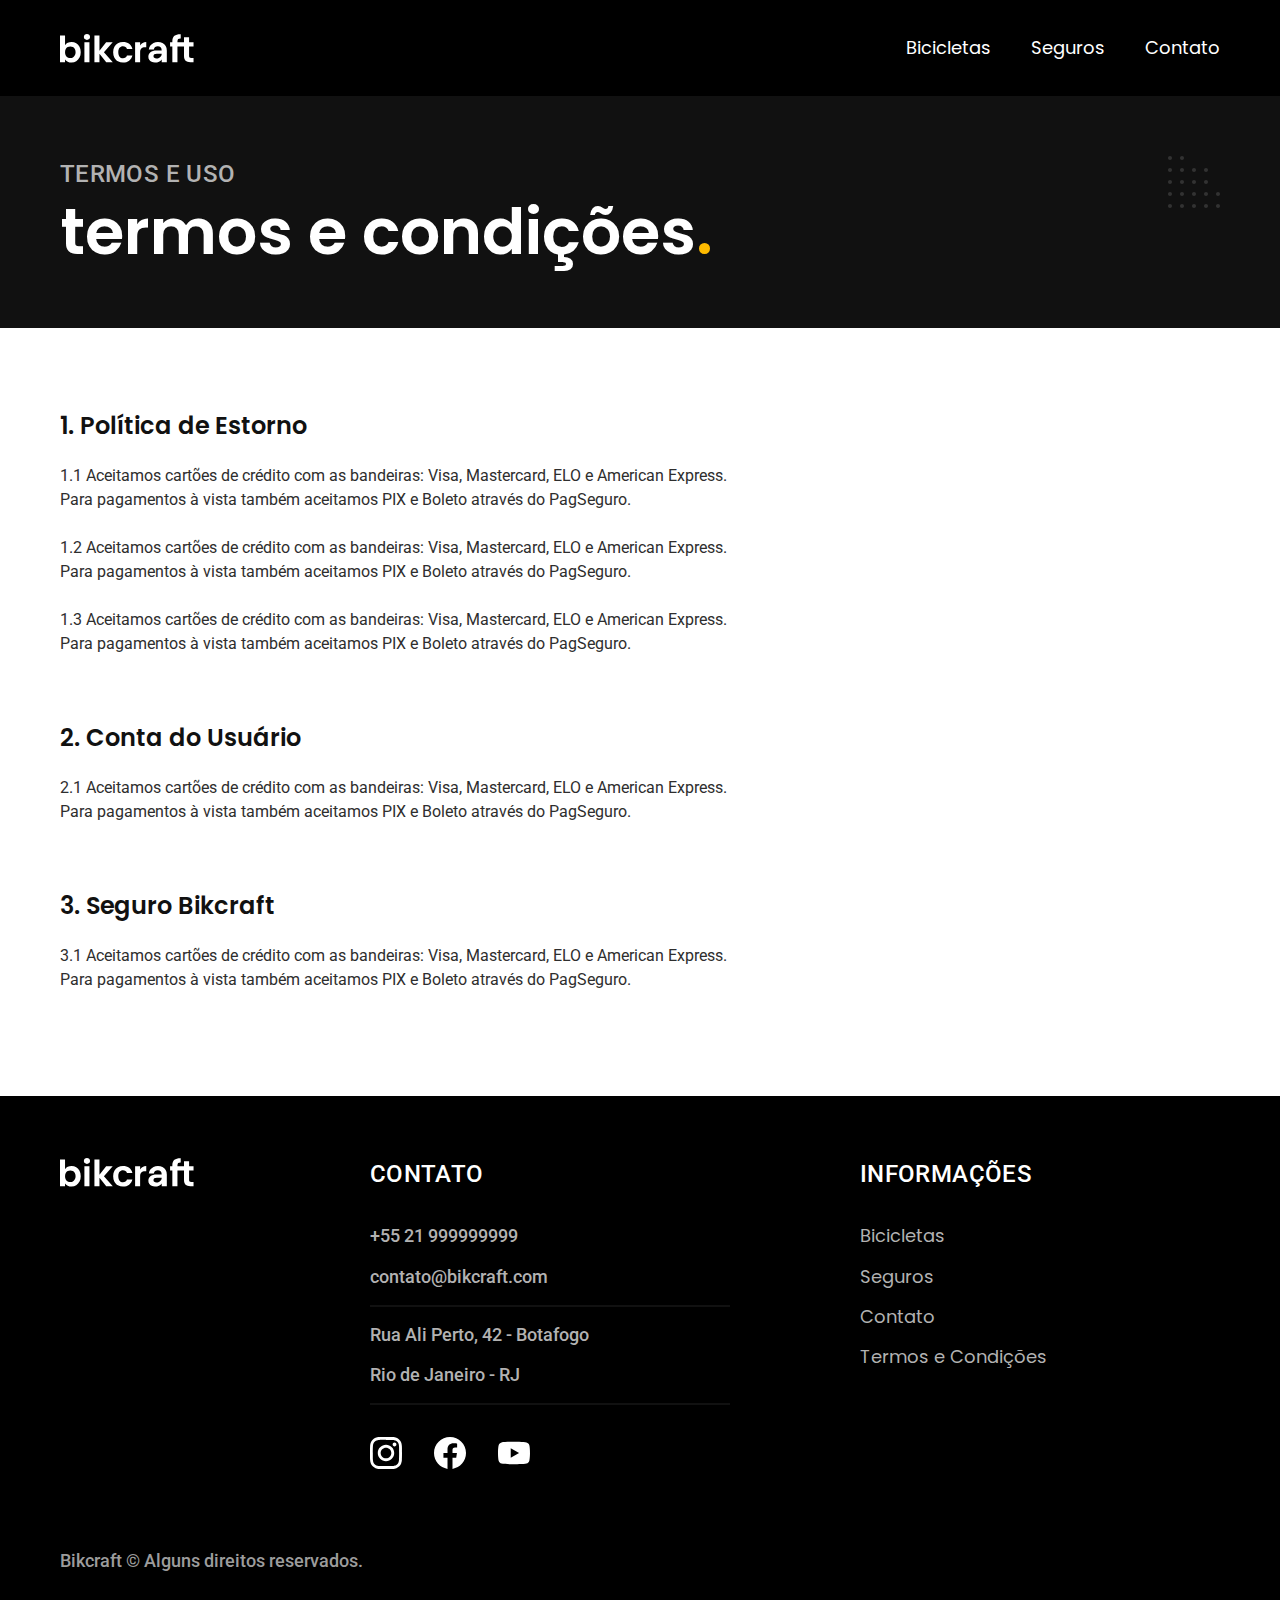
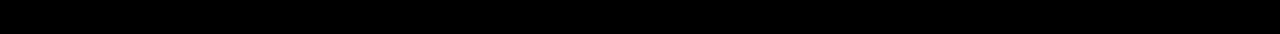
<file: termos.html>
<!DOCTYPE html>
<html lang="pt-br">

<head>
  <meta charset="UTF-8">
  <meta name="viewport" content="width=device-width, initial-scale=1.0">
  <title>Termos e Condições | Bikcraft</title>
  <meta name="description" content="Termos e condições">

  <link rel="icon" href="./favicon.svg" type="image/svg+xml">
  <link rel="preload" href="./css/style.min.css" as="style">
  <link rel="stylesheet" href="./css/style.min.css">

  <script>document.documentElement.classList.add('js');</script>

  <link rel="preconnect" href="https://fonts.googleapis.com">
  <link rel="preconnect" href="https://fonts.gstatic.com" crossorigin>
  <link href="https://fonts.googleapis.com/css2?family=Merriweather:ital,opsz,wght@1,18..144,900&family=Poppins:wght@400;600&family=Roboto:ital,wght@0,100..900;1,100..900&display=swap" rel="stylesheet">
</head>

<body id="termos">
  <header class="header-bg">
    <div class="header container">
      <a href="./">
        <img src="./img/bikcraft.svg" width="136" height="32" alt="Bikcraft">
      </a>

      <nav aria-label="primaria">
        <ul class="header-menu font-1-m cor-0">
          <li><a href="./bicicletas.html">Bicicletas</a></li>
          <li><a href="./seguros.html">Seguros</a></li>
          <li><a href="./contato.html">Contato</a></li>
        </ul>
      </nav>
    </div>
  </header>
  <main>
    <div class="titulo-bg">
      <div class="titulo container">
        <p class="font-2-l-b cor-5">termos e uso</p>
        <h1 class="font-1-xxl cor-0">termos e condições<span class="cor-p1">.</span></h1>
      </div>
    </div>

    <div class="termos font-2-s cor-10 container">
      <h2 class="font-1-l cor-11">1. Política de Estorno</h1>
        <p>1.1 Aceitamos cartões de crédito com as bandeiras: Visa, Mastercard, ELO e American Express. Para pagamentos à vista também aceitamos PIX e Boleto através do PagSeguro.</p>
        <p>1.2 Aceitamos cartões de crédito com as bandeiras: Visa, Mastercard, ELO e American Express. Para pagamentos à vista também aceitamos PIX e Boleto através do PagSeguro.</p>
        <p>1.3 Aceitamos cartões de crédito com as bandeiras: Visa, Mastercard, ELO e American Express. Para pagamentos à vista também aceitamos PIX e Boleto através do PagSeguro.</p>
        <h2 class="font-1-l cor-11">2. Conta do Usuário</h1>
          <p>2.1 Aceitamos cartões de crédito com as bandeiras: Visa, Mastercard, ELO e American Express. Para pagamentos à vista também aceitamos PIX e Boleto através do PagSeguro.</p>
          <h2 class="font-1-l cor-11">3. Seguro Bikcraft</h1>
            <p>3.1 Aceitamos cartões de crédito com as bandeiras: Visa, Mastercard, ELO e American Express. Para pagamentos à vista também aceitamos PIX e Boleto através do PagSeguro.</p>
    </div>
  </main>
  <footer class="footer-bg">
    <div class="footer container">
      <img src="./img/bikcraft.svg" width="136" height="32" alt="Bikcraft">
      <div class="footer-contato">
        <h3 class="font-2-l-b cor-0">Contato</h3>
        <ul class="font-2-m cor-5">
          <li><a href="tel:+5521999999999">+55 21 999999999</a></li>
          <li><a href="mailto:contato@bikcraft.com">contato@bikcraft.com</a></li>
          <li>Rua Ali Perto, 42 - Botafogo</li>
          <li>Rio de Janeiro - RJ</li>
        </ul>
        <div class="footer-redes">
          <a href="./">
            <img src="./img/redes/instagram.svg" width="32" height="32" alt="Instagram">
          </a>
          <a href="./">
            <img src="./img/redes/facebook.svg" width="32" height="32" alt="Facebook">
          </a>
          <a href="./">
            <img src="./img/redes/youtube.svg" width="32" height="32" alt="Youtube">
          </a>
        </div>
      </div>
      <div class="footer-informacoes">
        <h3 class="font-2-l-b cor-0">Informações</h3>
        <nav>
          <ul class="font-1-m cor-5">
            <li><a href="./bicicletas.html">Bicicletas</a></li>
            <li><a href="./seguros.html">Seguros</a></li>
            <li><a href="./contato.html">Contato</a></li>
            <li><a href="./termos.html">Termos e Condições</a></li>
          </ul>
        </nav>
      </div>
      <p class="footer-copy font-2-m cor-6">Bikcraft © Alguns direitos reservados.</p>
    </div>
  </footer>
  <script src="./js/script.js"></script>
</body>

</html>
</file>
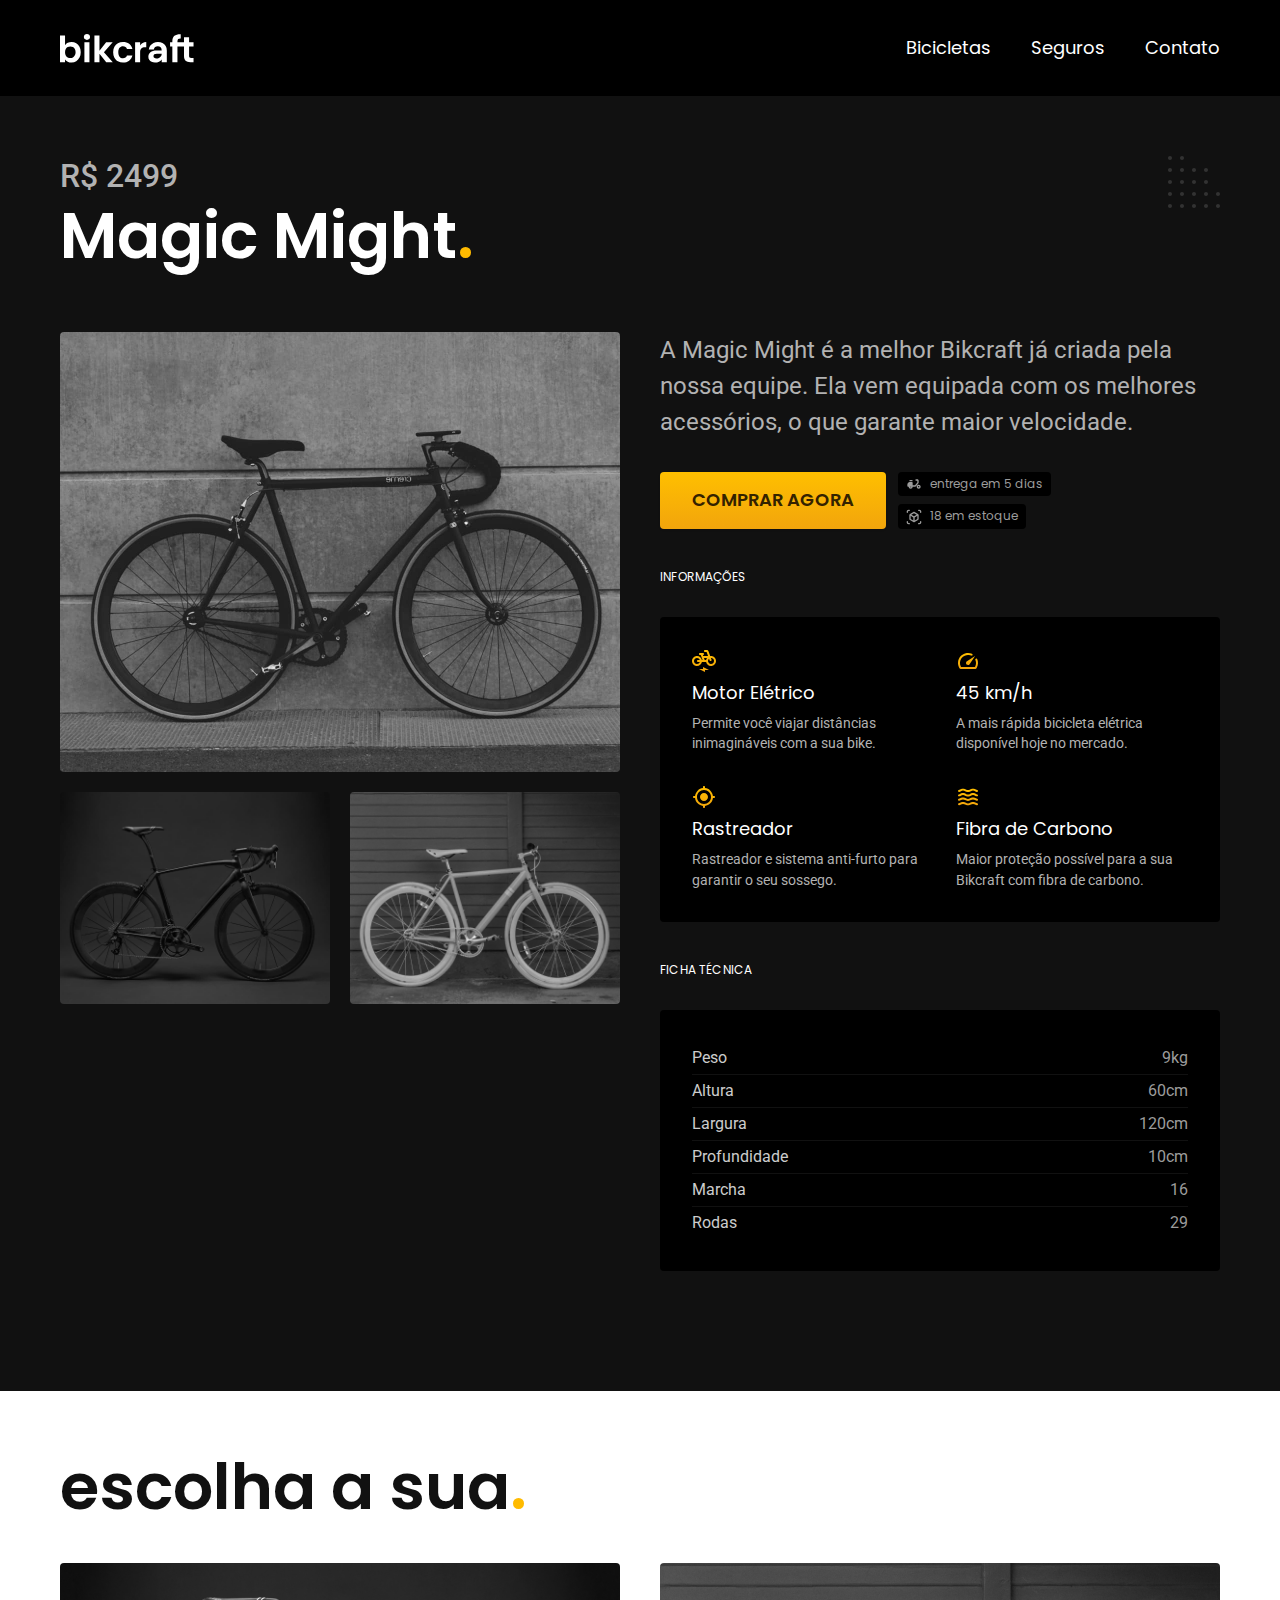
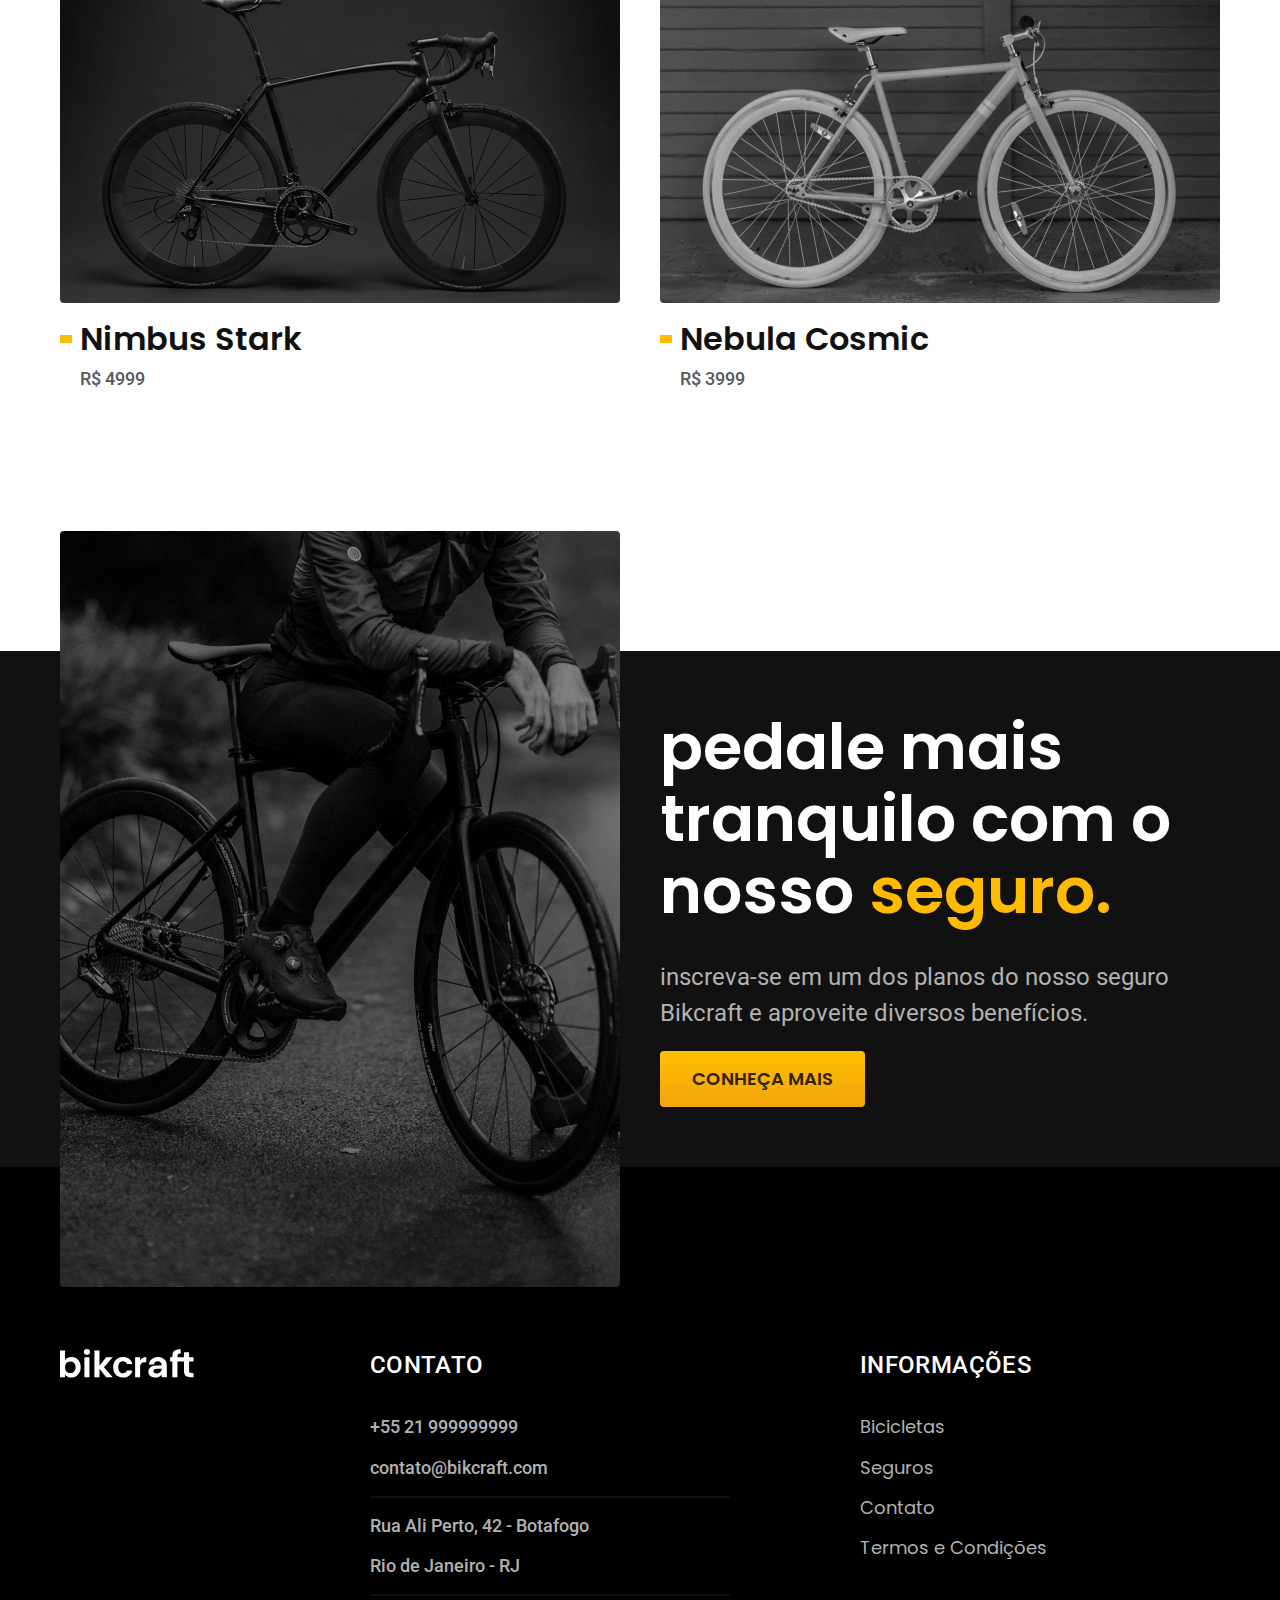
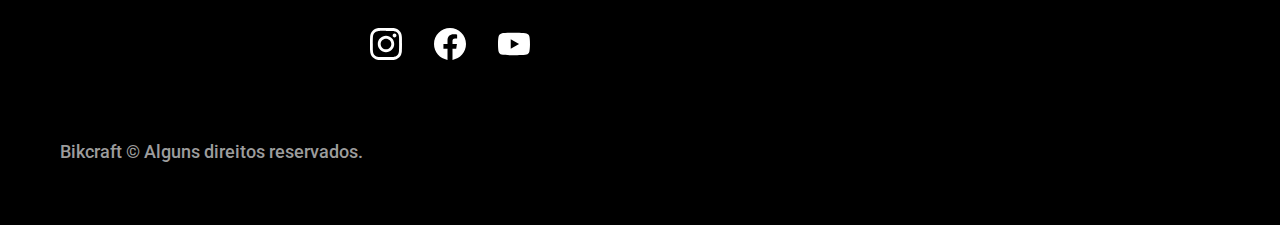
<file: bicicletas/magic.html>
<!DOCTYPE html>
<html lang="pt-br">

<head>
  <meta charset="UTF-8">
  <meta name="viewport" content="width=device-width, initial-scale=1.0">
  <title>Magic | Bikcraft</title>
  <meta name="description" content="Magic">

  <link rel="icon" href="../favicon.svg" type="image/svg+xml">
  <link rel="preload" href="../css/style.min.css" as="style">
  <link rel="stylesheet" href="../css/style.min.css">
  <script>document.documentElement.classList.add('js');</script>

  <link rel="preconnect" href="https://fonts.googleapis.com">
  <link rel="preconnect" href="https://fonts.gstatic.com" crossorigin>
  <link href="https://fonts.googleapis.com/css2?family=Merriweather:ital,opsz,wght@1,18..144,900&family=Poppins:wght@400;600&family=Roboto:ital,wght@0,100..900;1,100..900&display=swap" rel="stylesheet">
</head>

<body id="bicicleta">
  <header class="header-bg">
    <div class="header container">
      <a href="../">
        <img src="../img/bikcraft.svg" alt="Bikcraft">
      </a>

      <nav aria-label="primaria">
        <ul class="header-menu font-1-m cor-0">
          <li><a href="../bicicletas.html">Bicicletas</a></li>
          <li><a href="../seguros.html">Seguros</a></li>
          <li><a href="../contato.html">Contato</a></li>
        </ul>
      </nav>
    </div>
  </header>
  <main class="titulo-bg">
    <div>
      <div class="titulo container">
        <p class="font-2-xl cor-5">R$ 2499</p>
        <h1 class="font-1-xxl cor-0">Magic Might<span class="cor-p1">.</span></h1>
      </div>


      <div class="bicicleta container">
        <div class="bicicleta-imagens">
          <img src="../img/bicicleta/nimbus2.jpg" alt="Bicicleta 1">
          <img src="../img/bicicleta/nimbus1.jpg" alt="Bicicleta 2">
          <img src="../img/bicicleta/nimbus3.jpg" alt="Bicicleta 3">
        </div>
        <div class="bicicleta-conteudo">
          <p class="font-2-l cor-5">A Magic Might é a melhor Bikcraft já criada pela nossa equipe. Ela vem equipada com os melhores acessórios, o que garante maior velocidade.</p>
          <div class="bicicleta-comprar">
            <a class="botao" href="../orcamento.html?tipo=bikcraft&produto=magic">Comprar Agora</a>
            <span class="font-1-xs cor-6"><img src="../img/icones/entrega.svg" alt="">entrega em 5 dias</span>
            <span class="font-1-xs cor-6"><img src="../img/icones/estoque.svg" alt="">18 em estoque</span>
          </div>

          <h2 class="font-1-xs cor-0">Informações</h2>
          <ul class="bicicleta-informacoes">
            <li>
              <img src="../img/icones/eletrica.svg" alt="">
              <h3 class="font-1-m cor-0">Motor Elétrico</h3>
              <p class="font-2-xs cor-5">Permite você viajar distâncias inimagináveis com a sua bike.</p>
            </li>
            <li>
              <img src="../img/icones/velocidade.svg" alt="">
              <h3 class="font-1-m cor-0">45 km/h</h3>
              <p class="font-2-xs cor-5">A mais rápida bicicleta elétrica disponível hoje no mercado.</p>
            </li>
            <li>
              <img src="../img/icones/rastreador.svg" alt="">
              <h3 class="font-1-m cor-0">Rastreador</h3>
              <p class="font-2-xs cor-5">Rastreador e sistema anti-furto para garantir o seu sossego.</p>
            </li>
            <li>
              <img src="../img/icones/carbono.svg" alt="">
              <h3 class="font-1-m cor-0">Fibra de Carbono</h3>
              <p class="font-2-xs cor-5">Maior proteção possível para a sua Bikcraft com fibra de carbono.</p>
            </li>
          </ul>
          <h2 class="font-1-xs cor-0">Ficha Técnica</h2>
          <ul class="bicicleta-ficha font-2-s cor-4">
            <li>Peso <span>9kg</span></li>
            <li>Altura <span>60cm</span></li>
            <li>Largura <span>120cm</span></li>
            <li>Profundidade <span>10cm</span></li>
            <li>Marcha <span>16</span></li>
            <li>Rodas <span>29</span></li>
          </ul>
        </div>
      </div>
  </main>

  <article class="bicicletas-lista container">
    <h2 class="font-1-xxl">escolha a sua<span class="cor-p1">.</span></h2>

    <ul>
      <li>
        <a href="./nimbus.html">
          <img src="../img/bicicletas/nimbus.jpg" alt="Bicicleta Preta">
          <h3 class="font-1-xl">Nimbus Stark</h3>
          <span class="font-2-m cor-8">R$ 4999</span>
        </a>
      </li>
      <li>
        <a href="./nebula.html">
          <img src="../img/bicicletas/nebula.jpg" alt="Bicicleta Branca">
          <h3 class="font-1-xl">Nebula Cosmic</h3>
          <span class="font-2-m cor-8">R$ 3999</span>
        </a>
      </li>
    </ul>
  </article>

  <article class="seguro-bg">
    <div class="seguro container">
      <div class="seguro-imagem">
        <img src="../img/fotos/seguros.jpg" alt="Pessoa parada em cima de uma bicicleta">
      </div>
      <div class="seguro-conteudo">
        <h2 class="font-1-xxl cor-0">pedale mais tranquilo com o nosso <span class="cor-p1">seguro.</span></h2>
        <p class="font-2-l cor-5">inscreva-se em um dos planos do nosso seguro Bikcraft e aproveite diversos benefícios.</p>
        <a class="botao" href="../seguros.html">Conheça mais</a>
      </div>
    </div>
  </article>

  <footer class="footer-bg">
    <div class="footer container">
      <img src="../img/bikcraft.svg" alt="Bikcraft">
      <div class="footer-contato">
        <h3 class="font-2-l-b cor-0">Contato</h3>
        <ul class="font-2-m cor-5">
          <li><a href="tel:+5521999999999">+55 21 999999999</a></li>
          <li><a href="mailto:contato@bikcraft.com">contato@bikcraft.com</a></li>
          <li>Rua Ali Perto, 42 - Botafogo</li>
          <li>Rio de Janeiro - RJ</li>
        </ul>
        <div class="footer-redes">
          <a href="../">
            <img src="../img/redes/instagram.svg" alt="Instagram">
          </a>
          <a href="../">
            <img src="../img/redes/facebook.svg" alt="Facebook">
          </a>
          <a href="../">
            <img src="../img/redes/youtube.svg" alt="Youtube">
          </a>
        </div>
      </div>
      <div class="footer-informacoes">
        <h3 class="font-2-l-b cor-0">Informações</h3>
        <nav>
          <ul class="font-1-m cor-5">
            <li><a href="../bicicletas.html">Bicicletas</a></li>
            <li><a href="../seguros.html">Seguros</a></li>
            <li><a href="../contato.html">Contato</a></li>
            <li><a href="../termos.html">Termos e Condições</a></li>
          </ul>
        </nav>
      </div>
      <p class="footer-copy font-2-m cor-6">Bikcraft © Alguns direitos reservados.</p>
    </div>
  </footer>
  <script src="../js/script.js"></script>
</body>

</html>
</file>
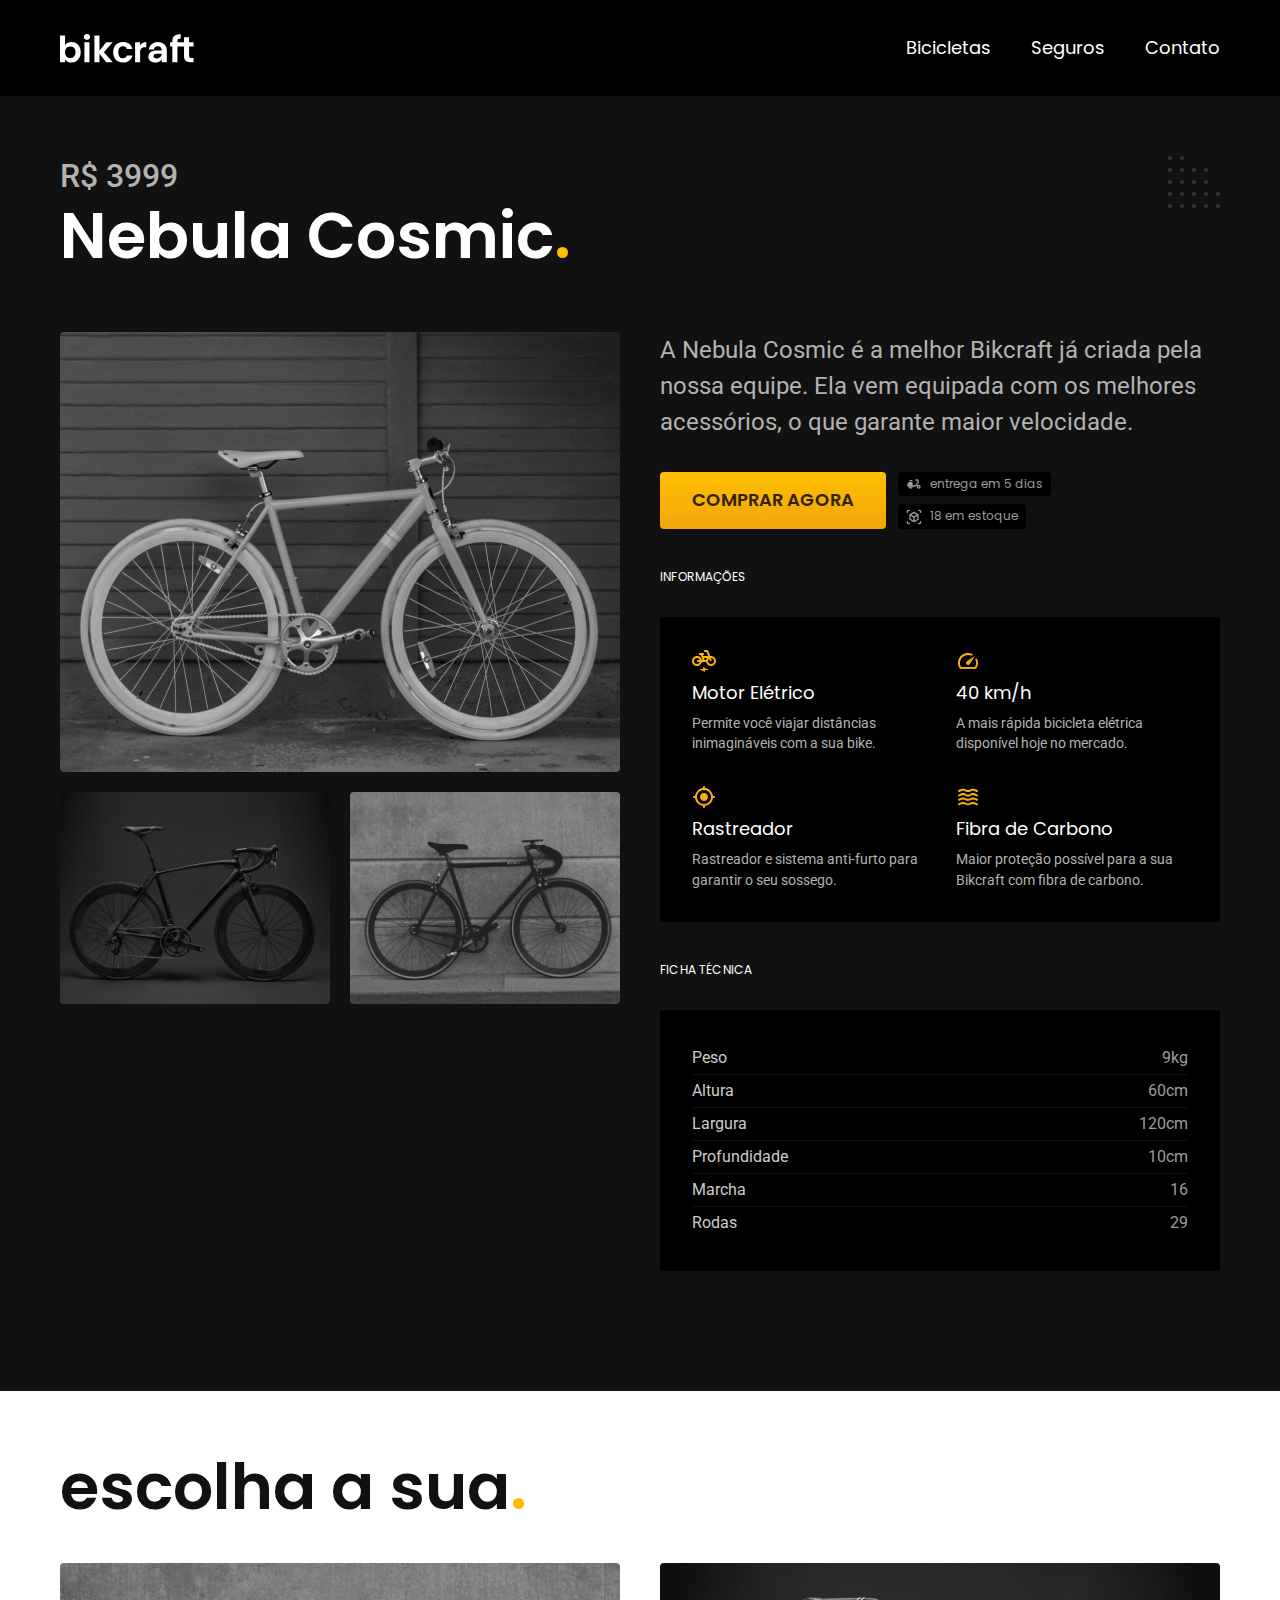
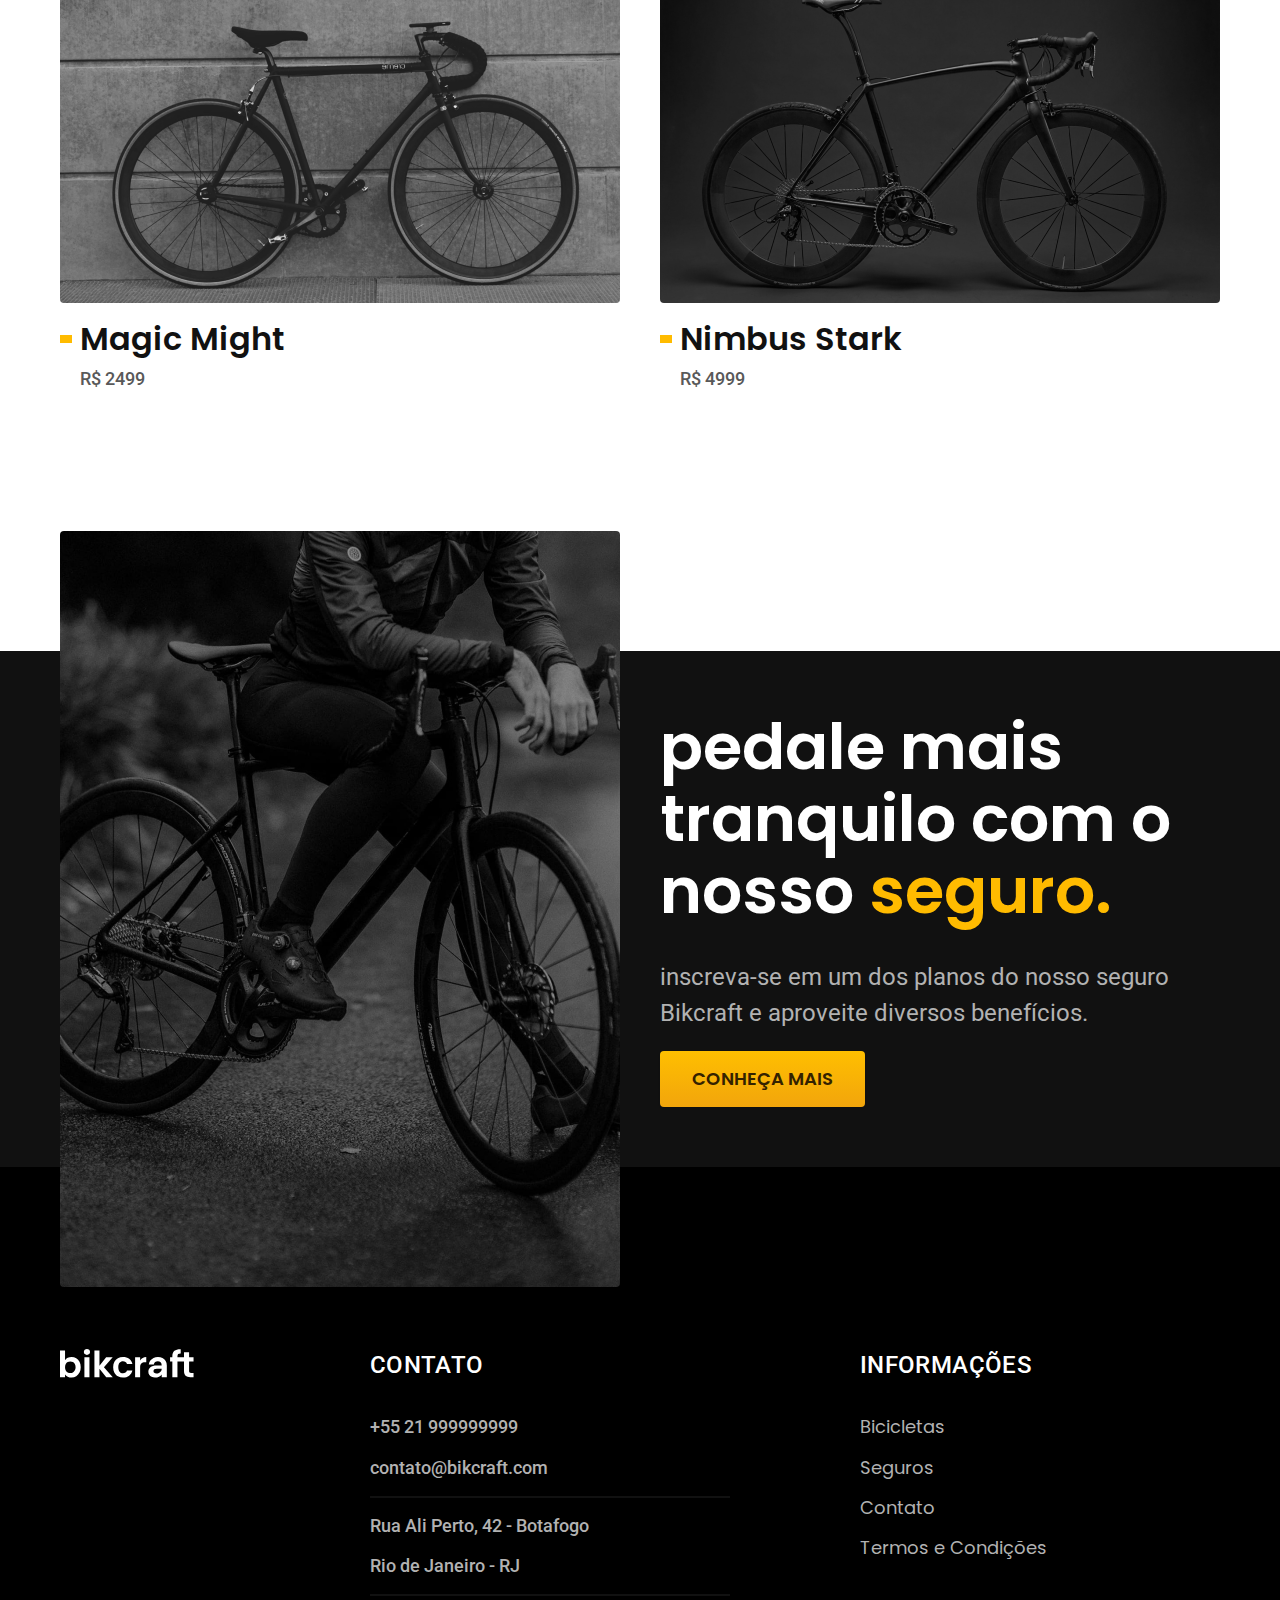
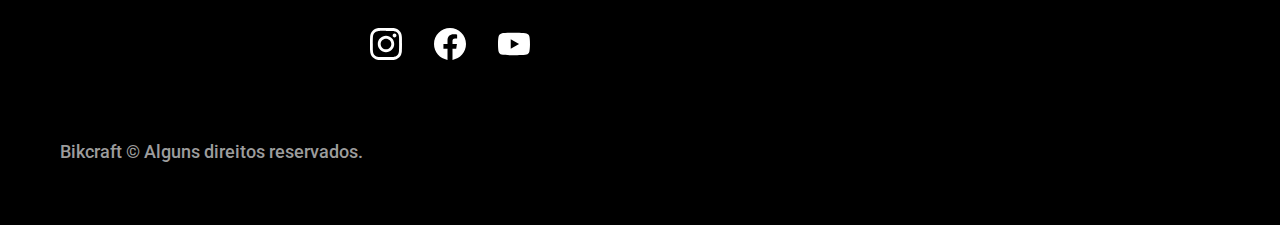
<file: bicicletas/nebula.html>
<!DOCTYPE html>
<html lang="pt-br">

<head>
  <meta charset="UTF-8">
  <meta name="viewport" content="width=device-width, initial-scale=1.0">
  <title>Nebula | Bikcraft</title>
  <meta name="description" content="Nebula">

  <link rel="icon" href="../favicon.svg" type="image/svg+xml">
  <link rel="preload" href="../css/style.min.css" as="style">
  <link rel="stylesheet" href="../css/style.min.css">
  <script>document.documentElement.classList.add('js');</script>

  <link rel="preconnect" href="https://fonts.googleapis.com">
  <link rel="preconnect" href="https://fonts.gstatic.com" crossorigin>
  <link href="https://fonts.googleapis.com/css2?family=Merriweather:ital,opsz,wght@1,18..144,900&family=Poppins:wght@400;600&family=Roboto:ital,wght@0,100..900;1,100..900&display=swap" rel="stylesheet">
</head>

<body id="bicicleta">
  <header class="header-bg">
    <div class="header container">
      <a href="../">
        <img src="../img/bikcraft.svg" alt="Bikcraft">
      </a>

      <nav aria-label="primaria">
        <ul class="header-menu font-1-m cor-0">
          <li><a href="../bicicletas.html">Bicicletas</a></li>
          <li><a href="../seguros.html">Seguros</a></li>
          <li><a href="../contato.html">Contato</a></li>
        </ul>
      </nav>
    </div>
  </header>
  <main class="titulo-bg">
    <div>
      <div class="titulo container">
        <p class="font-2-xl cor-5">R$ 3999</p>
        <h1 class="font-1-xxl cor-0">Nebula Cosmic<span class="cor-p1">.</span></h1>
      </div>


      <div class="bicicleta container">
        <div class="bicicleta-imagens">
          <img src="../img/bicicleta/nimbus3.jpg" alt="Bicicleta 1">
          <img src="../img/bicicleta/nimbus1.jpg" alt="Bicicleta 2">
          <img src="../img/bicicleta/nimbus2.jpg" alt="Bicicleta 3">
        </div>
        <div class="bicicleta-conteudo">
          <p class="font-2-l cor-5">A Nebula Cosmic é a melhor Bikcraft já criada pela nossa equipe. Ela vem equipada com os melhores acessórios, o que garante maior velocidade.</p>
          <div class="bicicleta-comprar">
            <a class="botao" href="../orcamento.html?tipo=bikcraft&produto=nebula"">Comprar Agora</a>
            <span class=" font-1-xs cor-6"><img src="../img/icones/entrega.svg" alt="">entrega em 5 dias</span>
              <span class="font-1-xs cor-6"><img src="../img/icones/estoque.svg" alt="">18 em estoque</span>
          </div>

          <h2 class="font-1-xs cor-0">Informações</h2>
          <ul class="bicicleta-informacoes">
            <li>
              <img src="../img/icones/eletrica.svg" alt="">
              <h3 class="font-1-m cor-0">Motor Elétrico</h3>
              <p class="font-2-xs cor-5">Permite você viajar distâncias inimagináveis com a sua bike.</p>
            </li>
            <li>
              <img src="../img/icones/velocidade.svg" alt="">
              <h3 class="font-1-m cor-0">40 km/h</h3>
              <p class="font-2-xs cor-5">A mais rápida bicicleta elétrica disponível hoje no mercado.</p>
            </li>
            <li>
              <img src="../img/icones/rastreador.svg" alt="">
              <h3 class="font-1-m cor-0">Rastreador</h3>
              <p class="font-2-xs cor-5">Rastreador e sistema anti-furto para garantir o seu sossego.</p>
            </li>
            <li>
              <img src="../img/icones/carbono.svg" alt="">
              <h3 class="font-1-m cor-0">Fibra de Carbono</h3>
              <p class="font-2-xs cor-5">Maior proteção possível para a sua Bikcraft com fibra de carbono.</p>
            </li>
          </ul>
          <h2 class="font-1-xs cor-0">Ficha Técnica</h2>
          <ul class="bicicleta-ficha font-2-s cor-4">
            <li>Peso <span>9kg</span></li>
            <li>Altura <span>60cm</span></li>
            <li>Largura <span>120cm</span></li>
            <li>Profundidade <span>10cm</span></li>
            <li>Marcha <span>16</span></li>
            <li>Rodas <span>29</span></li>
          </ul>
        </div>
      </div>
  </main>

  <article class="bicicletas-lista container">
    <h2 class="font-1-xxl">escolha a sua<span class="cor-p1">.</span></h2>

    <ul>
      <li>
        <a href="./magic.html">
          <img src="../img/bicicletas/magic.jpg" alt="Bicicleta Preta">
          <h3 class="font-1-xl">Magic Might</h3>
          <span class="font-2-m cor-8">R$ 2499</span>
        </a>
      </li>
      <li>
        <a href="./nimbus.html">
          <img src="../img/bicicletas/nimbus.jpg" alt="Bicicleta Branca">
          <h3 class="font-1-xl">Nimbus Stark</h3>
          <span class="font-2-m cor-8">R$ 4999</span>
        </a>
      </li>
    </ul>
  </article>

  <article class="seguro-bg">
    <div class="seguro container">
      <div class="seguro-imagem">
        <img src="../img/fotos/seguros.jpg" alt="Pessoa parada em cima de uma bicicleta">
      </div>
      <div class="seguro-conteudo">
        <h2 class="font-1-xxl cor-0">pedale mais tranquilo com o nosso <span class="cor-p1">seguro.</span></h2>
        <p class="font-2-l cor-5">inscreva-se em um dos planos do nosso seguro Bikcraft e aproveite diversos benefícios.</p>
        <a class="botao" href="../seguros.html">Conheça mais</a>
      </div>
    </div>
  </article>

  <footer class="footer-bg">
    <div class="footer container">
      <img src="../img/bikcraft.svg" alt="Bikcraft">
      <div class="footer-contato">
        <h3 class="font-2-l-b cor-0">Contato</h3>
        <ul class="font-2-m cor-5">
          <li><a href="tel:+5521999999999">+55 21 999999999</a></li>
          <li><a href="mailto:contato@bikcraft.com">contato@bikcraft.com</a></li>
          <li>Rua Ali Perto, 42 - Botafogo</li>
          <li>Rio de Janeiro - RJ</li>
        </ul>
        <div class="footer-redes">
          <a href="../">
            <img src="../img/redes/instagram.svg" alt="Instagram">
          </a>
          <a href="../">
            <img src="../img/redes/facebook.svg" alt="Facebook">
          </a>
          <a href="../">
            <img src="../img/redes/youtube.svg" alt="Youtube">
          </a>
        </div>
      </div>
      <div class="footer-informacoes">
        <h3 class="font-2-l-b cor-0">Informações</h3>
        <nav>
          <ul class="font-1-m cor-5">
            <li><a href="../bicicletas.html">Bicicletas</a></li>
            <li><a href="../seguros.html">Seguros</a></li>
            <li><a href="../contato.html">Contato</a></li>
            <li><a href="../termos.html">Termos e Condições</a></li>
          </ul>
        </nav>
      </div>
      <p class="footer-copy font-2-m cor-6">Bikcraft © Alguns direitos reservados.</p>
    </div>
  </footer>
  <script src="../js/script.js"></script>
</body>

</html>
</file>
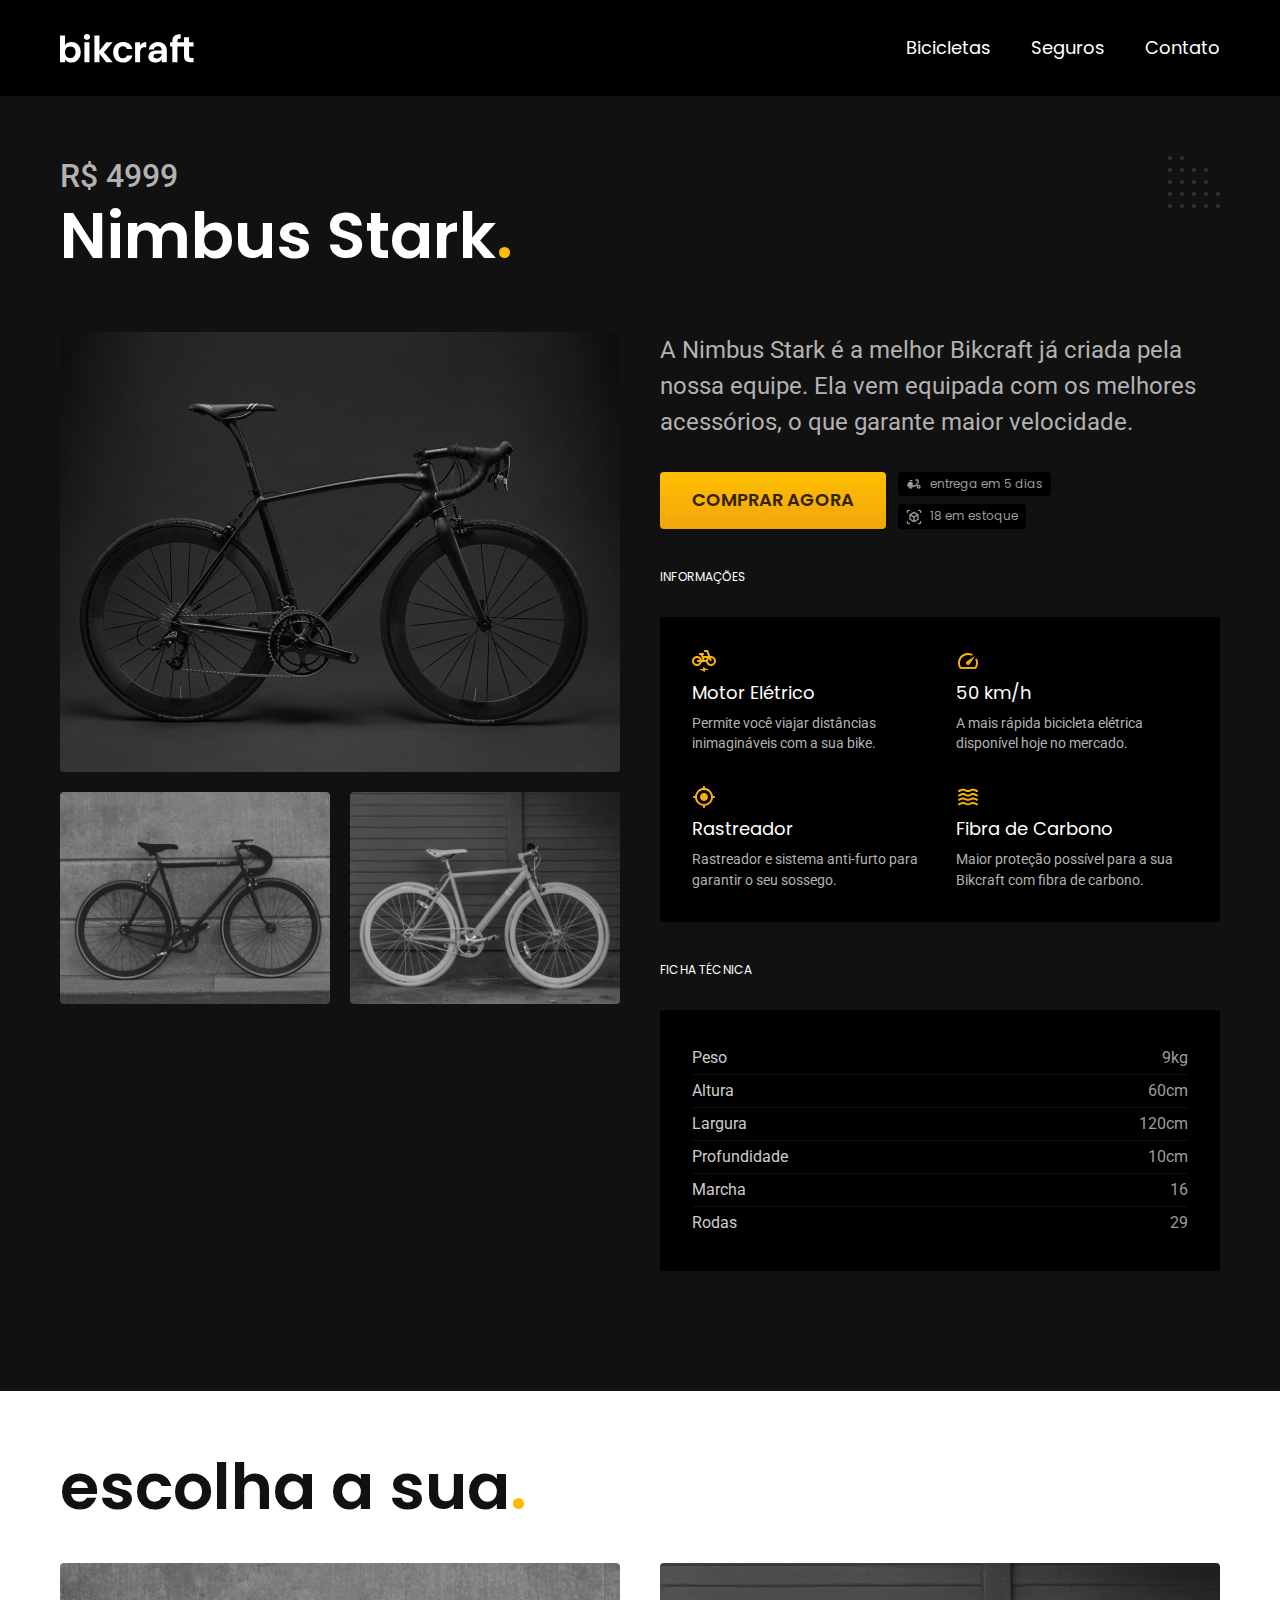
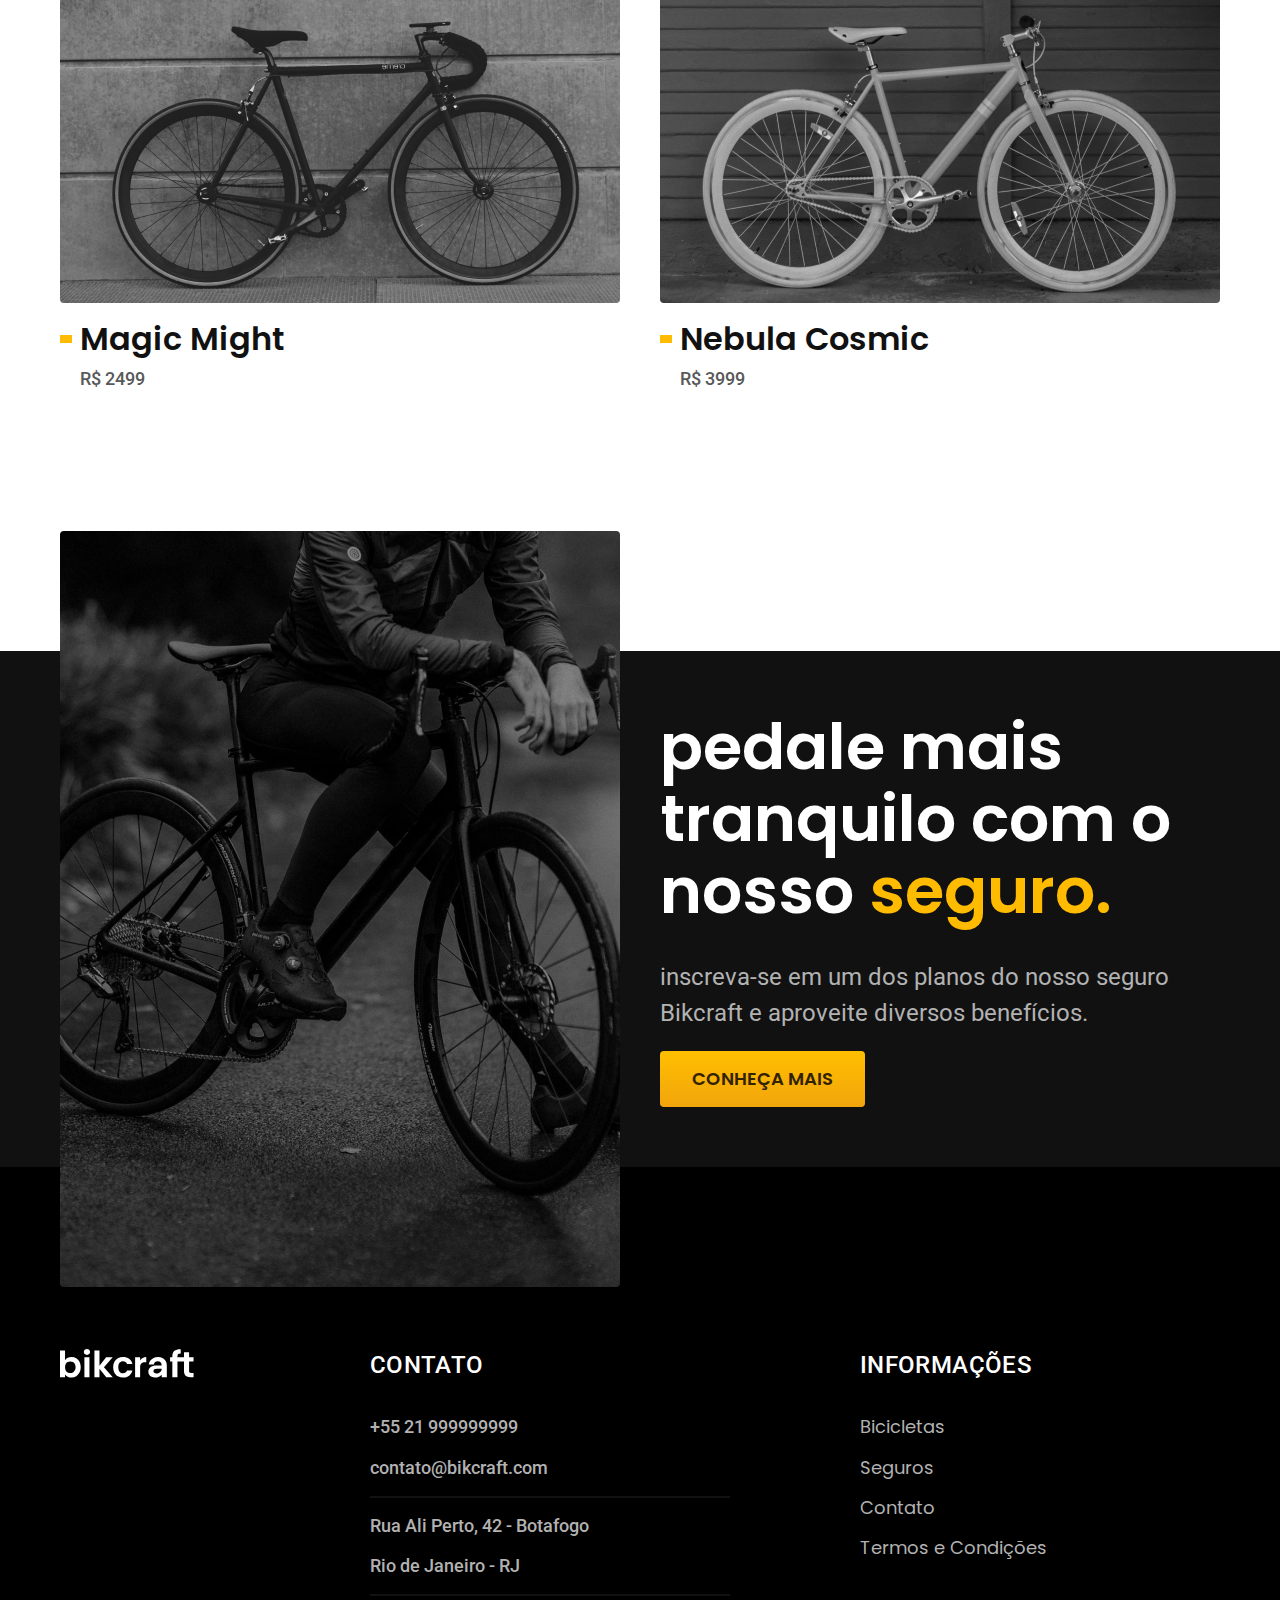
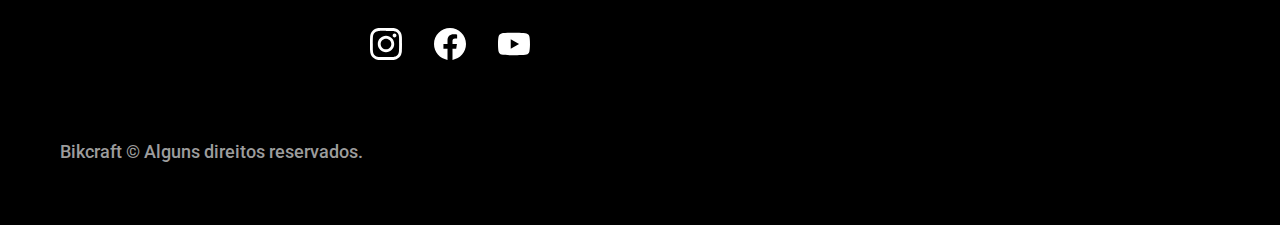
<file: bicicletas/nimbus.html>
<!DOCTYPE html>
<html lang="pt-br">

<head>
  <meta charset="UTF-8">
  <meta name="viewport" content="width=device-width, initial-scale=1.0">
  <title>Nimbus | Bikcraft</title>
  <meta name="description" content="Nimbus">

  <link rel="icon" href="../favicon.svg" type="image/svg+xml">
  <link rel="preload" href="../css/style.min.css" as="style">
  <link rel="stylesheet" href="../css/style.min.css">
  <script>document.documentElement.classList.add('js');</script>

  <link rel="preconnect" href="https://fonts.googleapis.com">
  <link rel="preconnect" href="https://fonts.gstatic.com" crossorigin>
  <link href="https://fonts.googleapis.com/css2?family=Merriweather:ital,opsz,wght@1,18..144,900&family=Poppins:wght@400;600&family=Roboto:ital,wght@0,100..900;1,100..900&display=swap" rel="stylesheet">
</head>

<body id="bicicleta">
  <header class="header-bg">
    <div class="header container">
      <a href="../">
        <img src="../img/bikcraft.svg" alt="Bikcraft">
      </a>

      <nav aria-label="primaria">
        <ul class="header-menu font-1-m cor-0">
          <li><a href="../bicicletas.html">Bicicletas</a></li>
          <li><a href="../seguros.html">Seguros</a></li>
          <li><a href="../contato.html">Contato</a></li>
        </ul>
      </nav>
    </div>
  </header>
  <main class="titulo-bg">
    <div>
      <div class="titulo container">
        <p class="font-2-xl cor-5">R$ 4999</p>
        <h1 class="font-1-xxl cor-0">Nimbus Stark<span class="cor-p1">.</span></h1>
      </div>


      <div class="bicicleta container">
        <div class="bicicleta-imagens">
          <img src="../img/bicicleta/nimbus1.jpg" alt="Bicicleta 1">
          <img src="../img/bicicleta/nimbus2.jpg" alt="Bicicleta 2">
          <img src="../img/bicicleta/nimbus3.jpg" alt="Bicicleta 3">
        </div>
        <div class="bicicleta-conteudo">
          <p class="font-2-l cor-5">A Nimbus Stark é a melhor Bikcraft já criada pela nossa equipe. Ela vem equipada com os melhores acessórios, o que garante maior velocidade.</p>
          <div class="bicicleta-comprar">
            <a class="botao" href="../orcamento.html?tipo=bikcraft&produto=nimbus"">Comprar Agora</a>
            <span class=" font-1-xs cor-6"><img src="../img/icones/entrega.svg" alt="">entrega em 5 dias</span>
              <span class="font-1-xs cor-6"><img src="../img/icones/estoque.svg" alt="">18 em estoque</span>
          </div>

          <h2 class="font-1-xs cor-0">Informações</h2>
          <ul class="bicicleta-informacoes">
            <li>
              <img src="../img/icones/eletrica.svg" alt="">
              <h3 class="font-1-m cor-0">Motor Elétrico</h3>
              <p class="font-2-xs cor-5">Permite você viajar distâncias inimagináveis com a sua bike.</p>
            </li>
            <li>
              <img src="../img/icones/velocidade.svg" alt="">
              <h3 class="font-1-m cor-0">50 km/h</h3>
              <p class="font-2-xs cor-5">A mais rápida bicicleta elétrica disponível hoje no mercado.</p>
            </li>
            <li>
              <img src="../img/icones/rastreador.svg" alt="">
              <h3 class="font-1-m cor-0">Rastreador</h3>
              <p class="font-2-xs cor-5">Rastreador e sistema anti-furto para garantir o seu sossego.</p>
            </li>
            <li>
              <img src="../img/icones/carbono.svg" alt="">
              <h3 class="font-1-m cor-0">Fibra de Carbono</h3>
              <p class="font-2-xs cor-5">Maior proteção possível para a sua Bikcraft com fibra de carbono.</p>
            </li>
          </ul>
          <h2 class="font-1-xs cor-0">Ficha Técnica</h2>
          <ul class="bicicleta-ficha font-2-s cor-4">
            <li>Peso <span>9kg</span></li>
            <li>Altura <span>60cm</span></li>
            <li>Largura <span>120cm</span></li>
            <li>Profundidade <span>10cm</span></li>
            <li>Marcha <span>16</span></li>
            <li>Rodas <span>29</span></li>
          </ul>
        </div>
      </div>
  </main>

  <article class="bicicletas-lista container">
    <h2 class="font-1-xxl">escolha a sua<span class="cor-p1">.</span></h2>

    <ul>
      <li>
        <a href="./magic.html">
          <img src="../img/bicicletas/magic.jpg" alt="Bicicleta Preta">
          <h3 class="font-1-xl">Magic Might</h3>
          <span class="font-2-m cor-8">R$ 2499</span>
        </a>
      </li>
      <li>
        <a href="./nebula.html">
          <img src="../img/bicicletas/nebula.jpg" alt="Bicicleta Branca">
          <h3 class="font-1-xl">Nebula Cosmic</h3>
          <span class="font-2-m cor-8">R$ 3999</span>
        </a>
      </li>
    </ul>
  </article>

  <article class="seguro-bg">
    <div class="seguro container">
      <div class="seguro-imagem">
        <img src="../img/fotos/seguros.jpg" alt="Pessoa parada em cima de uma bicicleta">
      </div>
      <div class="seguro-conteudo">
        <h2 class="font-1-xxl cor-0">pedale mais tranquilo com o nosso <span class="cor-p1">seguro.</span></h2>
        <p class="font-2-l cor-5">inscreva-se em um dos planos do nosso seguro Bikcraft e aproveite diversos benefícios.</p>
        <a class="botao" href="../seguros.html">Conheça mais</a>
      </div>
    </div>
  </article>

  <footer class="footer-bg">
    <div class="footer container">
      <img src="../img/bikcraft.svg" alt="Bikcraft">
      <div class="footer-contato">
        <h3 class="font-2-l-b cor-0">Contato</h3>
        <ul class="font-2-m cor-5">
          <li><a href="tel:+5521999999999">+55 21 999999999</a></li>
          <li><a href="mailto:contato@bikcraft.com">contato@bikcraft.com</a></li>
          <li>Rua Ali Perto, 42 - Botafogo</li>
          <li>Rio de Janeiro - RJ</li>
        </ul>
        <div class="footer-redes">
          <a href="../">
            <img src="../img/redes/instagram.svg" alt="Instagram">
          </a>
          <a href="../">
            <img src="../img/redes/facebook.svg" alt="Facebook">
          </a>
          <a href="../">
            <img src="../img/redes/youtube.svg" alt="Youtube">
          </a>
        </div>
      </div>
      <div class="footer-informacoes">
        <h3 class="font-2-l-b cor-0">Informações</h3>
        <nav>
          <ul class="font-1-m cor-5">
            <li><a href="../bicicletas.html">Bicicletas</a></li>
            <li><a href="../seguros.html">Seguros</a></li>
            <li><a href="../contato.html">Contato</a></li>
            <li><a href="../termos.html">Termos e Condições</a></li>
          </ul>
        </nav>
      </div>
      <p class="footer-copy font-2-m cor-6">Bikcraft © Alguns direitos reservados.</p>
    </div>
  </footer>
  <script src="../js/script.js"></script>
</body>

</html>
</file>
<file: css/style.min.css>
body{margin:0;font-family:Arial,Helvetica,sans-serif;color:#111}blockquote,dd,h1,h2,h3,h4,p,ul{margin:0}ul{padding:0;list-style:none}a{text-decoration:none;color:inherit}img{max-width:100%;height:auto;display:block}img[src$=".jpg"]{border-radius:4px}.font-1-xs{font:400 0.75rem/1.35 Poppins,sans-serif}.font-2-xs{font:400 0.875rem/1.43 Roboto,sans-serif}.font-1-s{font:400 1rem/1.5 Poppins,sans-serif}.font-2-s{font:400 1rem/1.5 Roboto,sans-serif}.font-1-m,.font-1-m-b{font:400 1.125rem/1.35 Poppins,sans-serif}.font-1-m-b{font-weight:600}.font-2-m{font:500 1.125rem/1.35 Roboto,sans-serif}.font-1-l{font:400 1.5rem/1.5 Poppins,sans-serif}.font-2-l,.font-2-l-b{font:400 1.5rem/1.5 Roboto,sans-serif}.font-2-l-b{font-weight:500;letter-spacing:.015em;text-transform:uppercase}.font-1-xl{font:600 2rem/1.25 Poppins,sans-serif}.font-2-xl{font:500 2rem/1.25 Roboto,sans-serif}.font-1-xxl{font:600 4rem/1.125 Poppins,sans-serif}@media (max-width:1200px){.font-1-xxl{font-size:3rem}.font-2-l,.font-2-l-b{font-size:1.25rem}}@media (max-width:800px){.font-1-xxl{font-size:2rem}.font-1-xl,.font-2-xl{font-size:1.5rem}}:root{--cor-0:#FFFFFF;--cor-1:#F7F7F7;--cor-2:#EDEDED;--cor-3:#DEDEDE;--cor-4:#CCCCCC;--cor-5:#B2B2B2;--cor-6:#9C9C9C;--cor-7:#717171;--cor-8:#595959;--cor-9:#404040;--cor-10:#2E2E2E;--cor-11:#111111;--cor-12:#000000;--cor-p1:#FFBB00;--cor-p2:#E4A30B;--cor-p3:#A66F00;--cor-p4:#664400;--cor-p5:#332200}.cor-0{color:var(--cor-0)}.cor-1{color:var(--cor-1)}.cor-2{color:var(--cor-2)}.cor-3{color:var(--cor-3)}.cor-4{color:var(--cor-4)}.cor-5{color:var(--cor-5)}.cor-6{color:var(--cor-6)}.cor-7{color:var(--cor-7)}.cor-8{color:var(--cor-8)}.cor-9{color:var(--cor-9)}.cor-10{color:var(--cor-10)}.cor-11{color:var(--cor-11)}.cor-12{color:var(--cor-12)}.cor-p1{color:var(--cor-p1)}.cor-p2{color:var(--cor-p2)}.cor-p3{color:var(--cor-p3)}.cor-p4{color:var(--cor-p4)}.cor-p5{color:var(--cor-p5)}.js .fadeInDown{transform:translate3d(0,-20px,0)}.js.fadeInUp{transform:translate3d(0,20px,0)}.js .fadeInRight{transform:translate3d(20px,0,0)}.js .fadeInLeft{transform:translate3d(-20px,0,0)}.js [data-anime]{opacity:0}.js .anime{opacity:1;transform:none;transition:transform .8s,opacity .8s}.header-bg{background-color:var(--cor-12)}.header{display:flex;flex-wrap:wrap;gap:20px;justify-content:space-between;align-items:center;padding-top:20px;padding-bottom:20px}.header-menu{display:flex;gap:40px}.header-menu a{display:inline-block;padding:1rem 0;position:relative}.header-menu a::after{content:"";display:block;height:2px;width:0;background:var(--cor-0);transition:.3s;position:absolute}.header-menu a.ativo::after,.header-menu a:hover::after{width:100%}@media (max-width:800px){.header-menu{gap:20px}.header-menu a{background:var(--cor-11);padding:12px 16px;border-radius:4px}.header-menu a:hover{background-color:var(--cor-10)}.header a::after{display:none}}@media (max-width:600px){.header-menu{gap:12px}.header-menu a{padding:8px 12px;font-size:14px}}.footer-bg{background-color:var(--cor-12)}.footer{display:grid;grid-template-columns:3fr 5fr 4fr;gap:40px;padding-top:60px;padding-bottom:60px}.footer h3{margin-bottom:32px}.footer-contato ul{margin-bottom:32px}.footer-contato li:nth-child(2n):after{content:"";display:block;max-width:360px;height:2px;background:var(--cor-11);margin-top:16px}.footer li{margin-bottom:16px}.footer-redes{display:flex;gap:32px}.footer a:hover{color:var(--cor-0)}.footer-copy{margin-top:40px;grid-column:1/-1}@media (max-width:800px){.footer>img{display:none}.footer{grid-template-columns:1fr 1fr}}@media (max-width:600px){.footer{grid-template-columns:1fr;gap:60px}.footer-copy{margin-top:0}}.container{box-sizing:border-box;max-width:1200px;padding-left:20px;padding-right:20px;margin-left:auto;margin-right:auto;margin:0 auto}.botao{display:inline-block;padding:16px 32px;background:linear-gradient(#ffbf00,#f2a50c);border-radius:4px;box-shadow:0 1px 2px rgba(0,0,0,.1);text-transform:uppercase;color:var(--cor-p5);font:600 1.125rem/1.35 Poppins,sans-serif;max-width:max-content;border:none;cursor:pointer}.botao:hover{background:linear-gradient(#ffb60d,#e59317)}.botao.secundario{background:var(--cor-10);color:var(--cor-2)}.botao.secundario:hover{background:var(--cor-9)}.botao.seta{display:flex;align-items:center}.botao.seta::after{content:"";display:block;width:18px;height:10px;margin-left:12px;background:url("../img/icones/seta.svg")}.botao.seta:hover::after{transform:translateX(4px);transition:transform .2s}@media (max-width:600px){.botao{padding:12px 16px;font-size:1rem}}.link{display:inline-block;color:var(--cor-p1);font:500 1.5rem/1.5 Poppins,sans-serif;text-transform:uppercase}.link::after{content:"";display:block;height:4px;width:100%;background-color:currentColor}.link:hover{color:var(--cor-0)}.titulo-bg{padding-top:60px;padding-bottom:60px;background-color:var(--cor-11)}.titulo{background:url("../img/dec/top-right.svg") no-repeat top right 20px}.titulo p{margin-bottom:4px}@media (max-width:800px){.titulo-bg{padding-top:40px;padding-bottom:40px}.titulo p{font-size:1rem;text-transform:lowercase;font-weight:400}}.form{display:grid;grid-template-columns:1fr 1fr;gap:20px}.form label{display:block;font:400 1rem/1.5 Poppins,sans-serif;margin-bottom:4px}.form .col-2{grid-column:span 2}.form input[type=email],.form input[type=text],.form textarea{font:400 1rem/1.5 Roboto,sans-serif;background:var(--cor-1);border:1px solid var(--cor-2);padding:12px;border-radius:4px;width:100%;box-sizing:border-box}.form input[type=email]:focus,.form input[type=text]:focus,.form textarea:focus{outline:0;border-color:var(--cor-p1);background:var(--cor-0);box-shadow:0 0 0 2px #fea}@media (max-width:600px){.form{grid-template-columns:1fr}.form .col-2{grid-column:1}}.introducao-bg{background:var(--cor-12) url("../img/dec/bottom-left.svg") no-repeat;background-position:left 20px bottom 140px;box-shadow:inset 0 -120px var(--cor-0)}.introducao{display:grid;grid-template-columns:1fr 1fr;gap:0 40px}.introducao-conteudo{align-self:end;padding-bottom:200px}.introducao img{width:100%;height:100%;object-fit:cover;border-radius:4px}.introducao h1{margin-bottom:32px}.introducao p{margin-bottom:20px}@media (max-width:800px){.introducao-bg{background:var(--cor-11);padding-top:40px;box-shadow:inset 0 -60px var(--cor-0)}.introducao{grid-template-columns:1fr;gap:32px}.introducao-conteudo{padding-bottom:0}.introducao h1{margin-bottom:16px}.introducao img{height:300px;width:100%}}.tecnologia-bg{background-color:var(--cor-11);box-shadow:inset 0 80px var(--cor-0),inset 0 -80px var(--cor-0)}.tecnologia{display:grid;grid-template-columns:1fr 1fr;gap:40px}.tecnologia-imagem img{width:100%;height:100%;object-fit:cover;object-position:left}.tecnologia-conteudo{padding-top:160px;padding-bottom:160px}.tecnologia-conteudo>span{margin-bottom:20px;display:block}.tecnologia-conteudo>h2{margin-bottom:32px}.tecnologia-conteudo>p{margin-bottom:20px}.tecnologia-conteudo>a{margin-bottom:80px}.tecnologia-vantagens{display:flex;gap:20px}.tecnologia-vantagens h3{margin-bottom:8px;width:max-content}.tecnologia-vantagens img{width:24px;margin-bottom:20px}@media (max-width:800px){.tecnologia-bg{box-shadow:initial}.tecnologia{grid-template-columns:1fr}.tecnologia-conteudo{padding-top:60px;padding-bottom:60px}.tecnologia-imagem{display:none}.tecnologia a{margin-bottom:60px}}@media (max-width:600px){.tecnologia-vantagens{flex-direction:column}}.parceiros{padding-top:60px;padding-bottom:120px}.parceiros h2{margin-bottom:60px}.parceiros ul{padding:0 20px;max-width:1400px;display:grid;grid-template-columns:repeat(4,1fr);margin:0 auto}.parceiros li{display:flex;padding:32px;border-left:2px solid var(--cor-2)}.parceiros img{margin:auto}.parceiros li:first-child,.parceiros li:nth-child(5){border-left:none}.parceiros li:nth-child(n+5){border-top:2px solid var(--cor-2)}@media (max-width:800px){.parceiros{padding-bottom:60px}.parceiros li{display:flex;padding:20px}.parceiros h2{margin-bottom:20px}.parceiros ul{grid-template-columns:repeat(2,1fr)}.parceiros li:nth-child(n+3){border-top:2px solid var(--cor-2)}.parceiros li:nth-child(odd){border-left:none}}.depoimento{display:grid;grid-template-columns:1fr 1fr;background-color:var(--cor-p1);overflow:hiden}.depoimento img{height:100%;width:100%;object-fit:cover;border-radius:0}.depoimento-conteudo{padding:40px 40px 80px 80px;align-self:end;background:url("../img/dec/bottom-right-p.svg") no-repeat bottom 40px right 40px}.depoimento-conteudo p{max-width:32ch;font-family:Merriweather,serif;font-style:italic;font-weight:900;margin-bottom:32px;position:relative}.depoimento p::after,.depoimento p::before{font-size:5rem;color:var(--cor-p2);position:absolute}.depoimento p::before{content:"“";left:-50px;top:-20px}.depoimento p::after{content:"”"}@media (min-width:1200px){.depoimento img{max-width:520px}}@media (max-width:800px){.depoimento{grid-template-columns:1fr;text-align:center}.depoimento img{max-height:200px}.depoimento-conteudo{padding:40px 20px;justify-self:center}}.bicicletas-lista{padding-top:60px;padding-bottom:120px}.bicicletas-lista h2{margin-bottom:40px}.bicicletas-lista ul{display:flex;gap:40px;padding:0 20px 20px 20px;max-width:1400px;margin-left:auto;margin-right:auto;overflow-x:auto}#bicicleta .bicicletas-lista ul{padding:0 0 20px 0}.bicicletas-lista li{flex:1;min-width:280px}.bicicletas-lista a{display:block}.bicicletas-lista img{margin-bottom:16px}.bicicletas-lista h3{margin-bottom:8px;display:flex;align-items:center}.bicicletas-lista h3::before{content:"";display:inline-block;height:8px;width:12px;margin-right:8px;background-color:var(--cor-p1);transition:width .2s}.bicicletas-lista a:hover h3::before{width:24px}.bicicletas-lista li span{padding-left:20px}@media (max-width:800px){.bicicletas-lista{padding-bottom:60px}.bicicletas-lista ul{gap:20px}}.bicicletas-bg{background:linear-gradient(to right,var(--cor-0) 30%,var(--cor-11) 0)}.bicicletas{display:grid;grid-template-columns:1fr 1fr;gap:40px;padding-top:60px;padding-bottom:60px;background:url("../img/dec/top-right.svg") no-repeat top 40px right 20px}.bicicletas-imagem{display:grid}.bicicletas-imagem img{grid-area:1/1}.bicicletas-imagem span{grid-area:1/1;place-self:start end;margin-top:20px;background:var(--cor-12);display:inline-block;padding:8px 16px 8px 16px;border-radius:4px 0 0 4px}.bicicletas-conteudo{display:grid;grid-template-columns:1fr auto;align-content:start}.bicicletas h2,p{grid-column:1/-1}.bicicletas h2{margin-bottom:20px}.bicicletas h2::before{content:"";display:block;width:12px;height:8px;background:var(--cor-p1);margin-bottom:8px}.bicicletas p{margin-bottom:32px}.bicicletas a{place-self:end}.bicicletas li{display:flex;align-items:center}.bicicletas ul{display:grid;gap:16px}.bicicletas-conteudo img{width:24px;margin-right:8px}@media (max-width:800px){.bicicletas-bg{background:var(--cor-11)}.bicicletas{grid-template-columns:1fr;gap:20px;padding-top:40px;padding-bottom:40px}}@media (max-width:800px){.bicicletas-conteudo{grid-template-columns:1fr}.bicicletas ul{font-size:1rem;grid-template-columns:1fr 1fr;margin-bottom:32px}.bicicletas a{place-self:start}}.bicicleta{display:grid;grid-template-columns:1fr 1fr;align-items:start;gap:40px;padding-top:60px;padding-bottom:60px}#bicicleta .titulo p{text-transform:uppercase}.bicicleta-imagens{display:flex;flex-wrap:wrap;gap:20px}.bicicleta-imagens img{flex:1;min-width:200px}.bicicleta-imagens img:first-child{min-width:100%}.bicicleta-conteudo>p{margin-bottom:32px}.bicicleta-comprar{display:grid;grid-template-columns:max-content auto;align-items:center;justify-items:start;gap:8px 12px;margin-bottom:40px}.bicicleta-comprar a{grid-row:span 2}.bicicleta-comprar span{display:flex;align-items:center;background-color:var(--cor-12);gap:8px;padding:4px 8px;border-radius:4px}.bicicleta-conteudo h2{text-transform:uppercase;letter-spacing:.015em;margin-bottom:32px}.bicicleta-ficha,.bicicleta-informacoes{padding:32px;background-color:var(--cor-12);border-radius:4px}.bicicleta-informacoes{margin-bottom:40px;display:grid;grid-template-columns:1fr 1fr;gap:32px}.bicicleta-informacoes img{width:24px;margin-bottom:8px}.bicicleta-informacoes h3{margin-bottom:8px}.bicicleta-ficha li{padding:4px 0;display:flex;justify-content:space-between;border-bottom:1px solid var(--cor-11)}.bicicleta-ficha li:last-child{border-bottom:none}.bicicleta-ficha span{color:var(--cor-6)}@media (max-width:800px){.bicicleta{grid-template-columns:1fr;padding-top:40px;padding-bottom:40px}.bicicleta-imagens{grid-row:2}}@media (max-width:400px){.bicicleta-informacoes{grid-template-columns:1fr}.bicicleta-comprar{grid-template-columns:1fr}}.seguro-bg{background-color:var(--cor-11);box-shadow:inset 0 120px var(--cor-0),inset 0 -120px var(--cor-12)}.seguro{display:grid;grid-template-columns:1fr 1fr;gap:40px}.seguro-imagem img{width:100%;height:100%;object-fit:cover}.seguro-conteudo{padding-top:180px;padding-bottom:180px}.seguro h2{margin-bottom:32px}.seguro p{margin-bottom:20px}@media (max-width:800px){.seguro-bg{box-shadow:inset 0 -60px var(--cor-12)}.seguro{grid-template-columns:1fr}.seguro-conteudo{grid-row:1;padding-top:40px;padding-bottom:0}}.seguros-bg{background-color:var(--cor-11)}.seguros{padding-top:60px;padding-bottom:60px;display:grid;grid-template-columns:1fr 1fr;gap:40px;align-items:center}#seguros .seguros{padding-top:0}.seguros h2{grid-column:1/-1}.seguros-item{background-color:var(--cor-12);padding:32px 32px 32px 60px;display:grid;grid-template-columns:1fr auto;border-radius:4px}.seguros-item h3{margin-bottom:40px}.seguros-item span{grid-column:2;display:block;text-align:right}.seguros ul{grid-column:1/-1;margin-bottom:32px}.seguros-item li{display:flex;align-items:center;position:relative}.seguros li+li{margin-top:20px}.seguros-item li::before{content:"";display:inline-block;width:13px;height:9px;background-image:url("../img/icones/lista.svg");position:absolute;left:-21px}.seguros a{grid-column:1/-1;margin-bottom:32px}@media (max-width:800px){.seguros{grid-template-columns:1fr}}.vantagens-bg{background-color:var(--cor-12)}.vantagens{padding-top:120px;padding-bottom:120px}.vantagens h2{padding-bottom:60px}.vantagens ul{display:grid;grid-template-columns:repeat(auto-fit,minmax(280px,max-content));gap:40px 80px}.vantagens h3,.vantagens img{margin-bottom:8px}@media (max-width:800px){.vantagens{padding-top:60px;padding-bottom:60px}.vantagens h2{margin-bottom:40px}.vantagens ul{gap:20px}}.perguntas{padding-top:120px;padding-bottom:120px}.perguntas h2{margin-bottom:60px}.perguntas dl>div{padding:20px;border-radius:4px}.perguntas dl>div:nth-child(odd){background-color:var(--cor-1)}.perguntas button{display:grid;grid-template-columns:auto 1fr auto;align-items:center;gap:8px;cursor:pointer;border:none;background:0 0;width:100%;text-align:left}.perguntas button::before{content:"";display:inline-block;width:12px;height:8px;background-color:var(--cor-p1)}.perguntas button::after{content:"";display:inline-block;width:14px;height:6px;background:url(../img/icones/seta-abrir.svg);transition:.3s}.perguntas button:hover::after,.perguntas button[aria-expanded=true]::after{transform:rotate(180deg)}.js .perguntas dd{display:none}.js .perguntas dd.ativa{display:block}.perguntas dd{padding-left:20px;padding-top:16px;max-width:80ch}@media (max-width:800px){.perguntas{padding-top:60px;padding-bottom:60px}.perguntas h2{margin-bottom:40px}}#contato{background:linear-gradient(var(--cor-11) 600px,var(--cor-1) 0)}.contato{display:grid;grid-template-columns:5fr 7fr}.contato-dados,.contato-formulario{padding:60px;box-shadow:0 1px 2px rgba(0,0,0,.1)}.contato-dados{border-radius:5px 0 0 5px;background:var(--cor-12) url("../img/dec/bottom-left.svg") no-repeat bottom 20px left 20px}.contato-formulario{border-radius:0 5px 5px 0;background:var(--cor-0) url("../img/dec/bottom-right.svg") no-repeat bottom 20px right 20px}.contato h2{margin-bottom:60px}.contato-endereco{margin-bottom:32px;padding-left:28px;background:url(../img/icones/local.svg) no-repeat 0 2px}.contato p{margin-bottom:8px}.contato-meios a{display:block;max-width:max-content;margin-bottom:8px;padding-left:28px}.contato-meios a:hover{color:var(--cor-0)}.contato-meios a:first-child{background:url(../img/icones/email.svg) no-repeat 0 2px}.contato-meios a:nth-child(2){margin-bottom:32px}.contato-meios a:nth-child(3){background:url(../img/icones/telefone.svg) no-repeat 0 2px;margin-bottom:60px}.contato-redes{display:flex;gap:32px;padding-left:28px}@media (max-width:800px){.contato{grid-template-columns:1fr}.contato-dados,.contato-formulario{padding:20px}.contato-dados{border-radius:5px 5px 0 0;background:var(--cor-12)}.contato-formulario{border-radius:0 0 5px 5px}.contato-dados h2,.contato-meios a:nth-child(3){margin-bottom:32px}.contato-redes{margin-bottom:12px}}.lojas{display:grid;grid-template-columns:1fr 1fr;gap:0 40px;padding-top:120px;padding-bottom:120px}.lojas h2{grid-column:1/-1;margin-bottom:60px}.lojas img{border-radius:4px 4px 0 0}.lojas-item{border-radius:4px;background:var(--cor-0);box-shadow:0 1px 2px rgba(0,0,0,.1)}.lojas-conteudo{display:grid;grid-template-columns:1fr 1fr;gap:32px 16px;padding:32px}.lojas-conteudo h3,.lojas-tempo{grid-column:1/-1}.lojas-dados{display:grid;gap:8px;border-left:2px solid var(--cor-2);padding-left:12px}.lojas-tempo{display:flex;align-items:center;gap:8px}@media (max-width:800px){.lojas{gap:20px;padding-top:60px;padding-bottom:60px}.lojas h2{margin-bottom:32px}.lojas-conteudo{grid-template-columns:1fr}}@media (max-width:600px){.lojas{grid-template-columns:1fr}}#orcamento{background:linear-gradient(var(--cor-11) 600px,var(--cor-1) 0)}.orcamento{display:grid;grid-template-columns:5fr 7fr;padding-bottom:120px}.orcamento h2{text-transform:uppercase;position:relative;display:flex;align-items:center}.orcamento h2::before{content:"";display:inline-block;width:4px;height:8px;background-color:var(--cor-p1);position:absolute;left:-12px}.orcamento-dados,.orcamento-produto{padding:60px;box-shadow:0 1px 2px rgba(0,0,0,.1)}.orcamento-produto{border-radius:5px 0 0 5px;background:var(--cor-12) url("../img/dec/bottom-left.svg") no-repeat bottom 20px left 20px;display:grid;grid-template-columns:1fr 1fr;gap:20px;align-content:start}.orcamento-produto>*{grid-column:1/-1}.orcamento-produto>label{grid-column:initial}.orcamento-produto label{font:400 1rem/1.5 Poppins,sans-serif;color:var(--cor-4);background-color:var(--cor-10);padding:12px 16px;border-radius:4px;cursor:pointer;display:grid;grid-template-columns:auto 1fr auto;align-items:center;border:1px solid var(--cor-10)}.orcamento-produto input:checked+label{background:var(--cor-0);color:var(--cor-11)}.orcamento-produto label::before{content:"";display:inline-block;box-sizing:border-box;width:12px;height:12px;border:1px solid var(--cor-6);border-radius:50%;margin-right:8px}.orcamento-produto input:checked+label::before{border-color:var(--cor-7);box-shadow:inset 0 0 0 3px var(--cor-0),inset 0 0 0 6px var(--cor-7)}.orcamento-produto label:hover{background-color:var(--cor-9);border-color:var(--cor-9)}.orcamento-produto input:focus+label:hover{box-shadow:0 0 0 2px var(--cor-p1);border-color:1px solid var(--cor-12)}.orcamento-produto label span{display:none}.orcamento-produto input:checked+label span{display:inline-block}.orcamento-produto input{opacity:0;position:absolute;pointer-events:none}.orcamento-dados{border-radius:0 5px 5px 0;background:var(--cor-0) url("../img/dec/bottom-right.svg") no-repeat bottom 20px right 20px}.orcamento-conteudo{display:none}.orcamento-conteudo h2,.orcamento-dados h2:nth-of-type(n+2){margin-top:20px}#bikcraft:checked~#orcamento-bikcraft,#seguro:checked~#orcamento-seguro{display:grid;gap:20px}.orcamento-detalhes{display:none;background:var(--cor-0);padding:20px;grid-template-columns:1fr 1fr;border-radius:4px;align-items:center}.orcamento-detalhes li{display:flex;align-items:center;margin-bottom:8px}.orcamento-detalhes li img{width:16px;margin-right:8px}.orcamento-produto input:checked+label+.orcamento-detalhes{display:grid}@media (max-width:1200px){.orcamento-dados,.orcamento-produto{padding:32px}}@media (max-width:800px){.orcamento{grid-template-columns:1fr}.orcamento-produto{border-radius:5px 5px 0 0;background:var(--cor-12)}.orcamento-dados{border-radius:0 0 5px 5px}}@media (max-width:400px){.orcamento-produto{grid-template-columns:1fr}}.termos{padding-top:80px;padding-bottom:80px}.termos h2{font-weight:600;padding-bottom:20px}.termos p+h2{margin-top:40px}.termos p{max-width:75ch;padding-bottom:24px}
</file>
